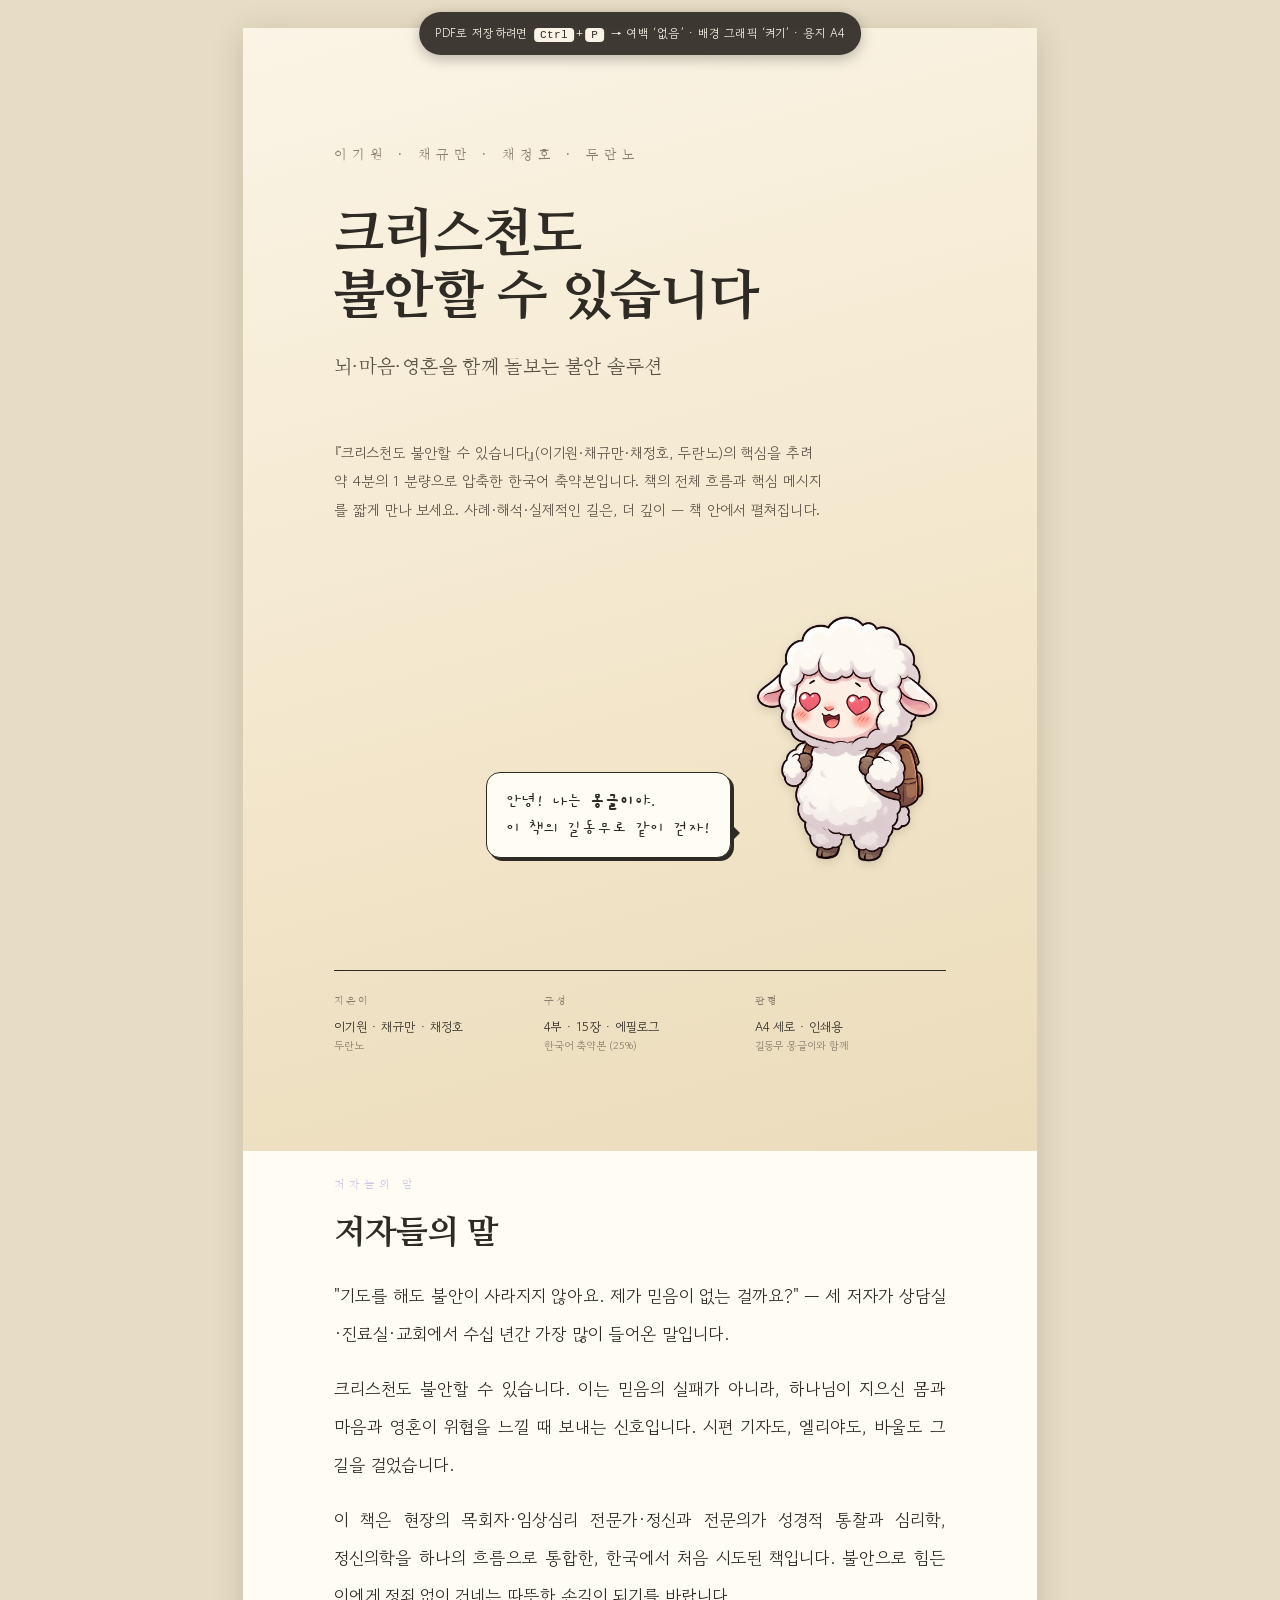
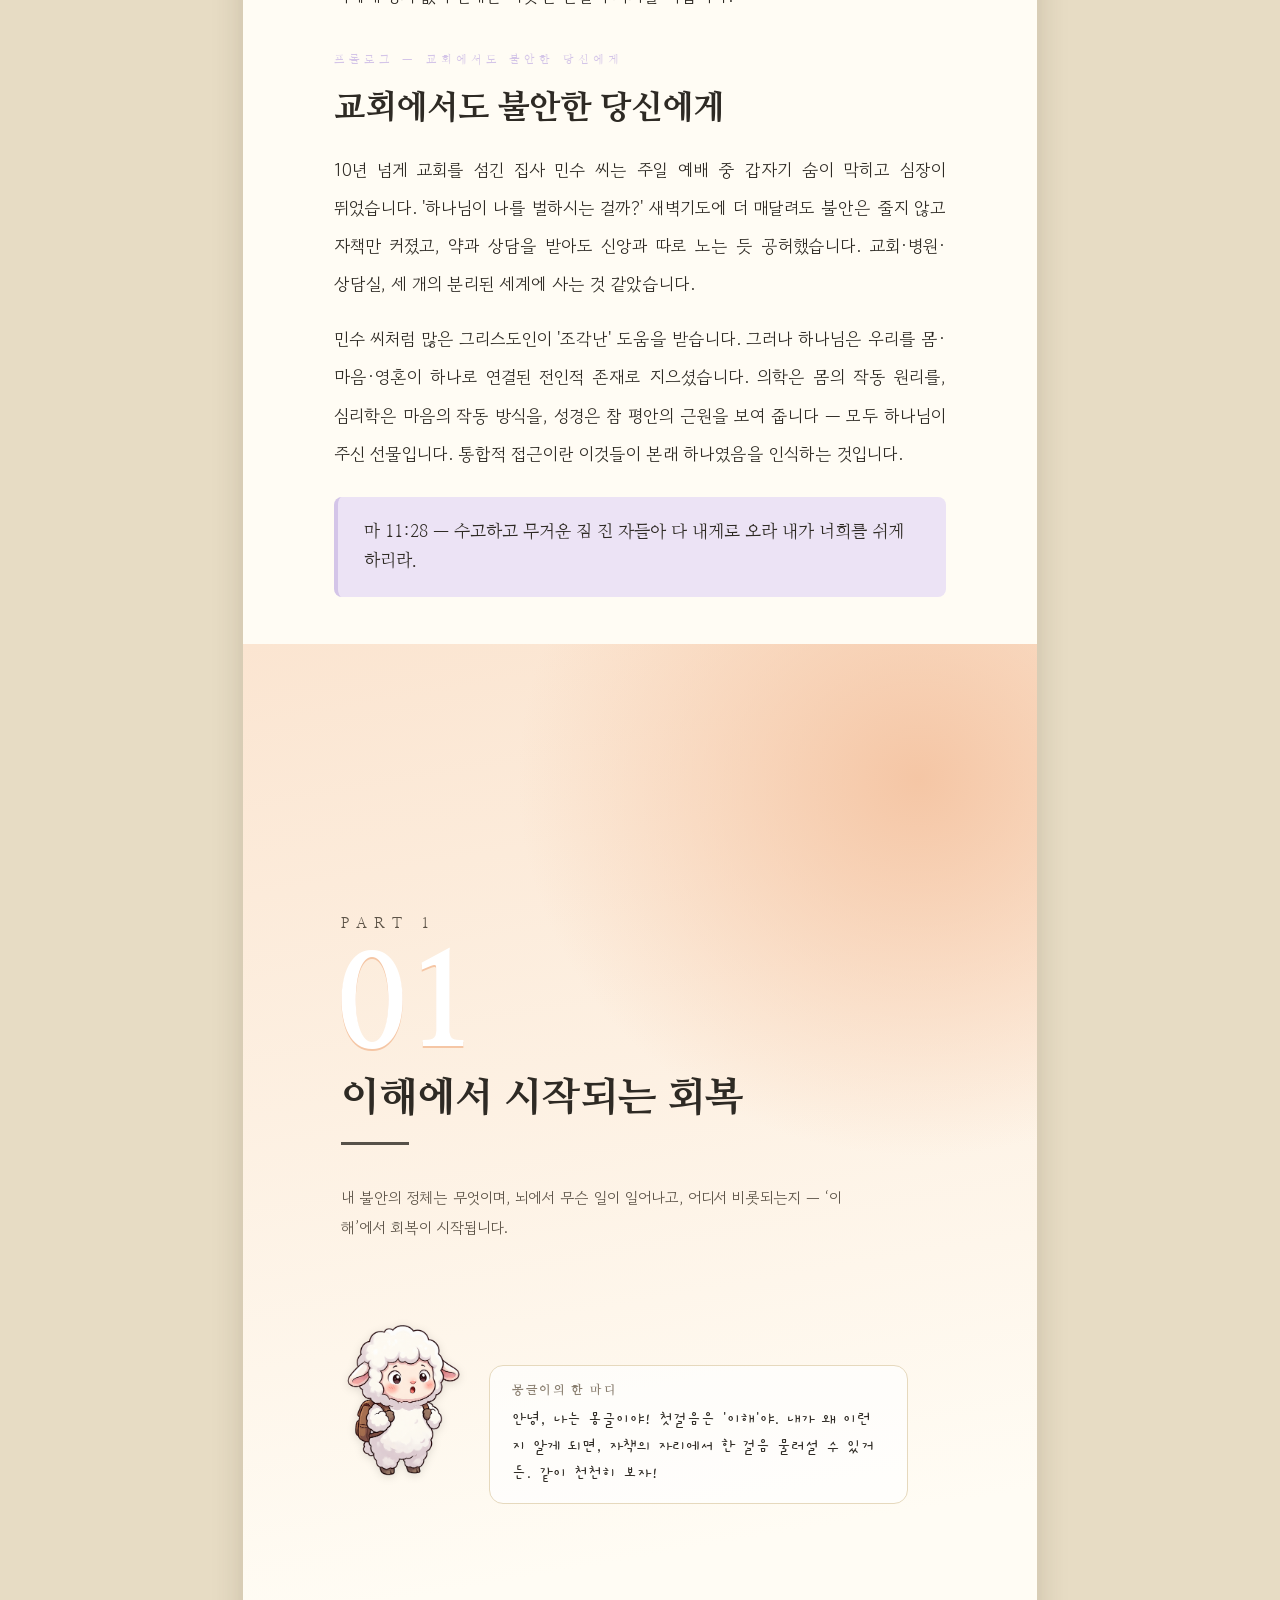
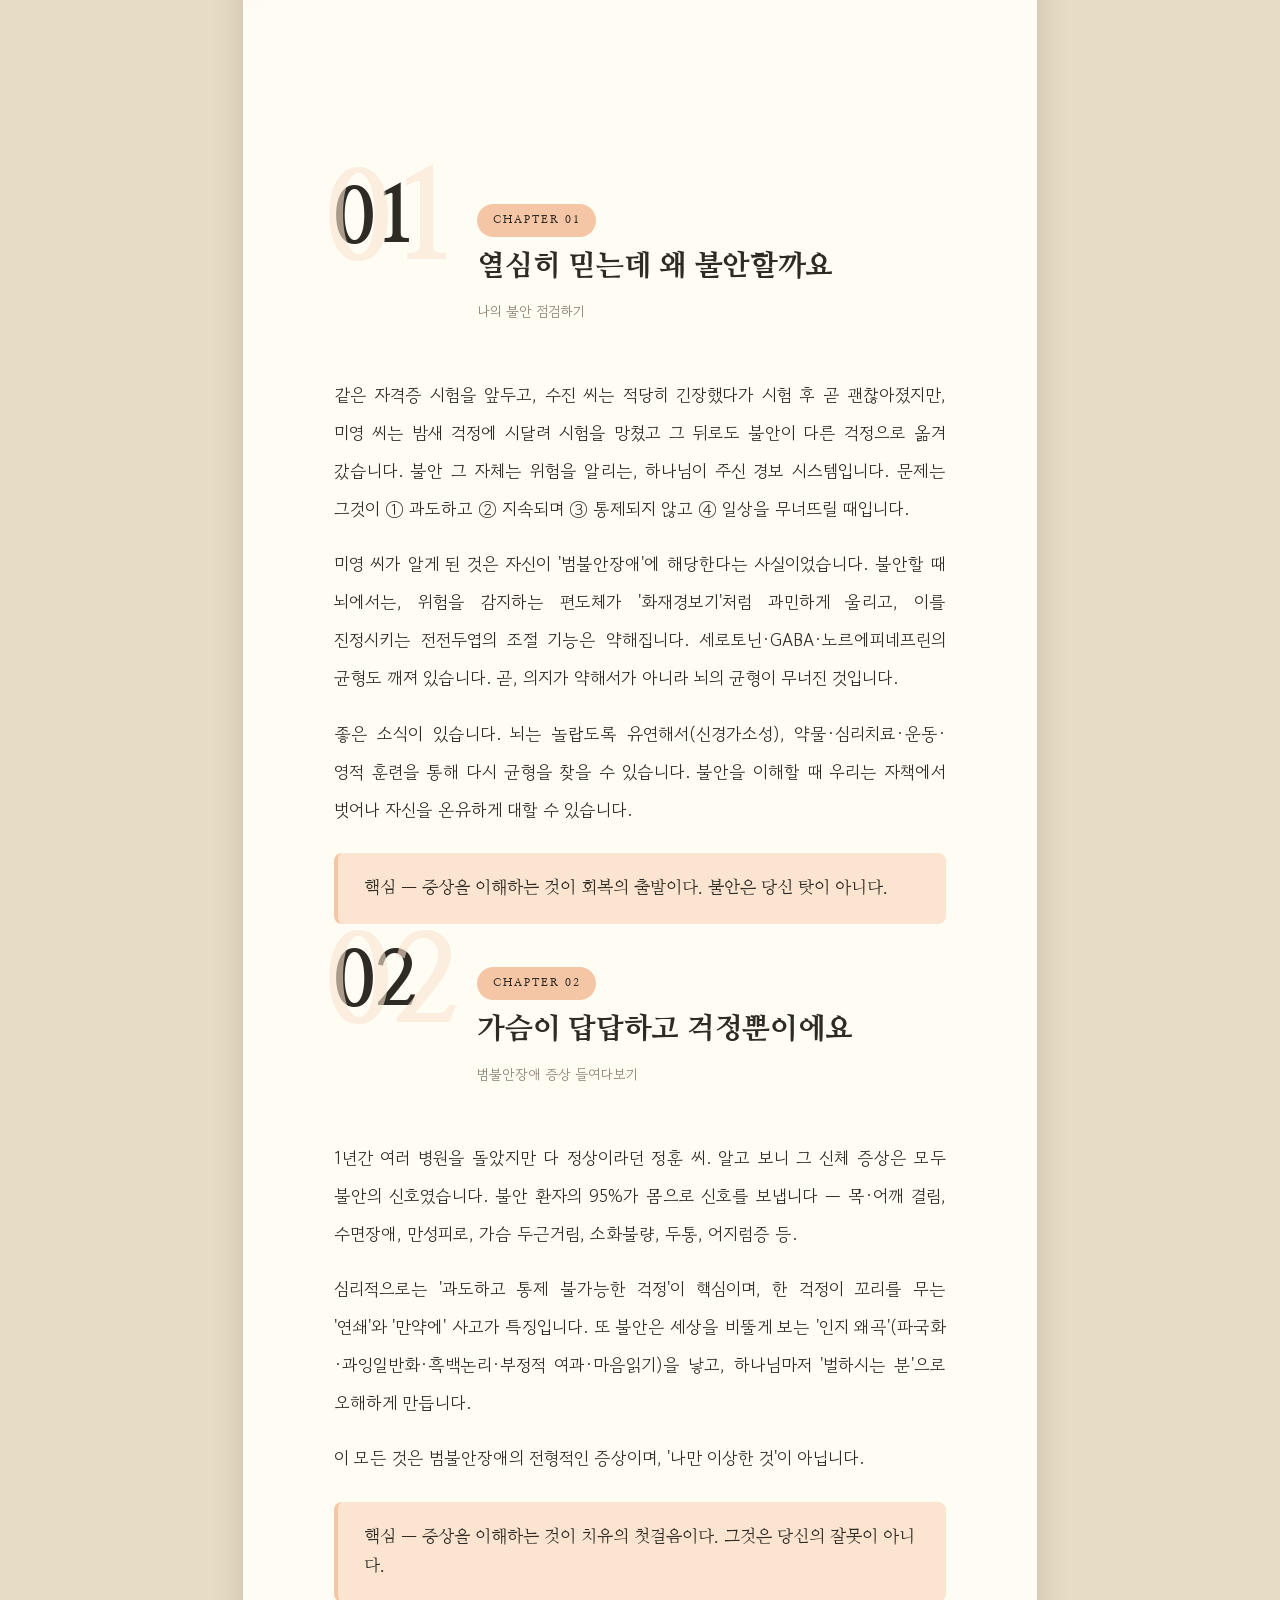
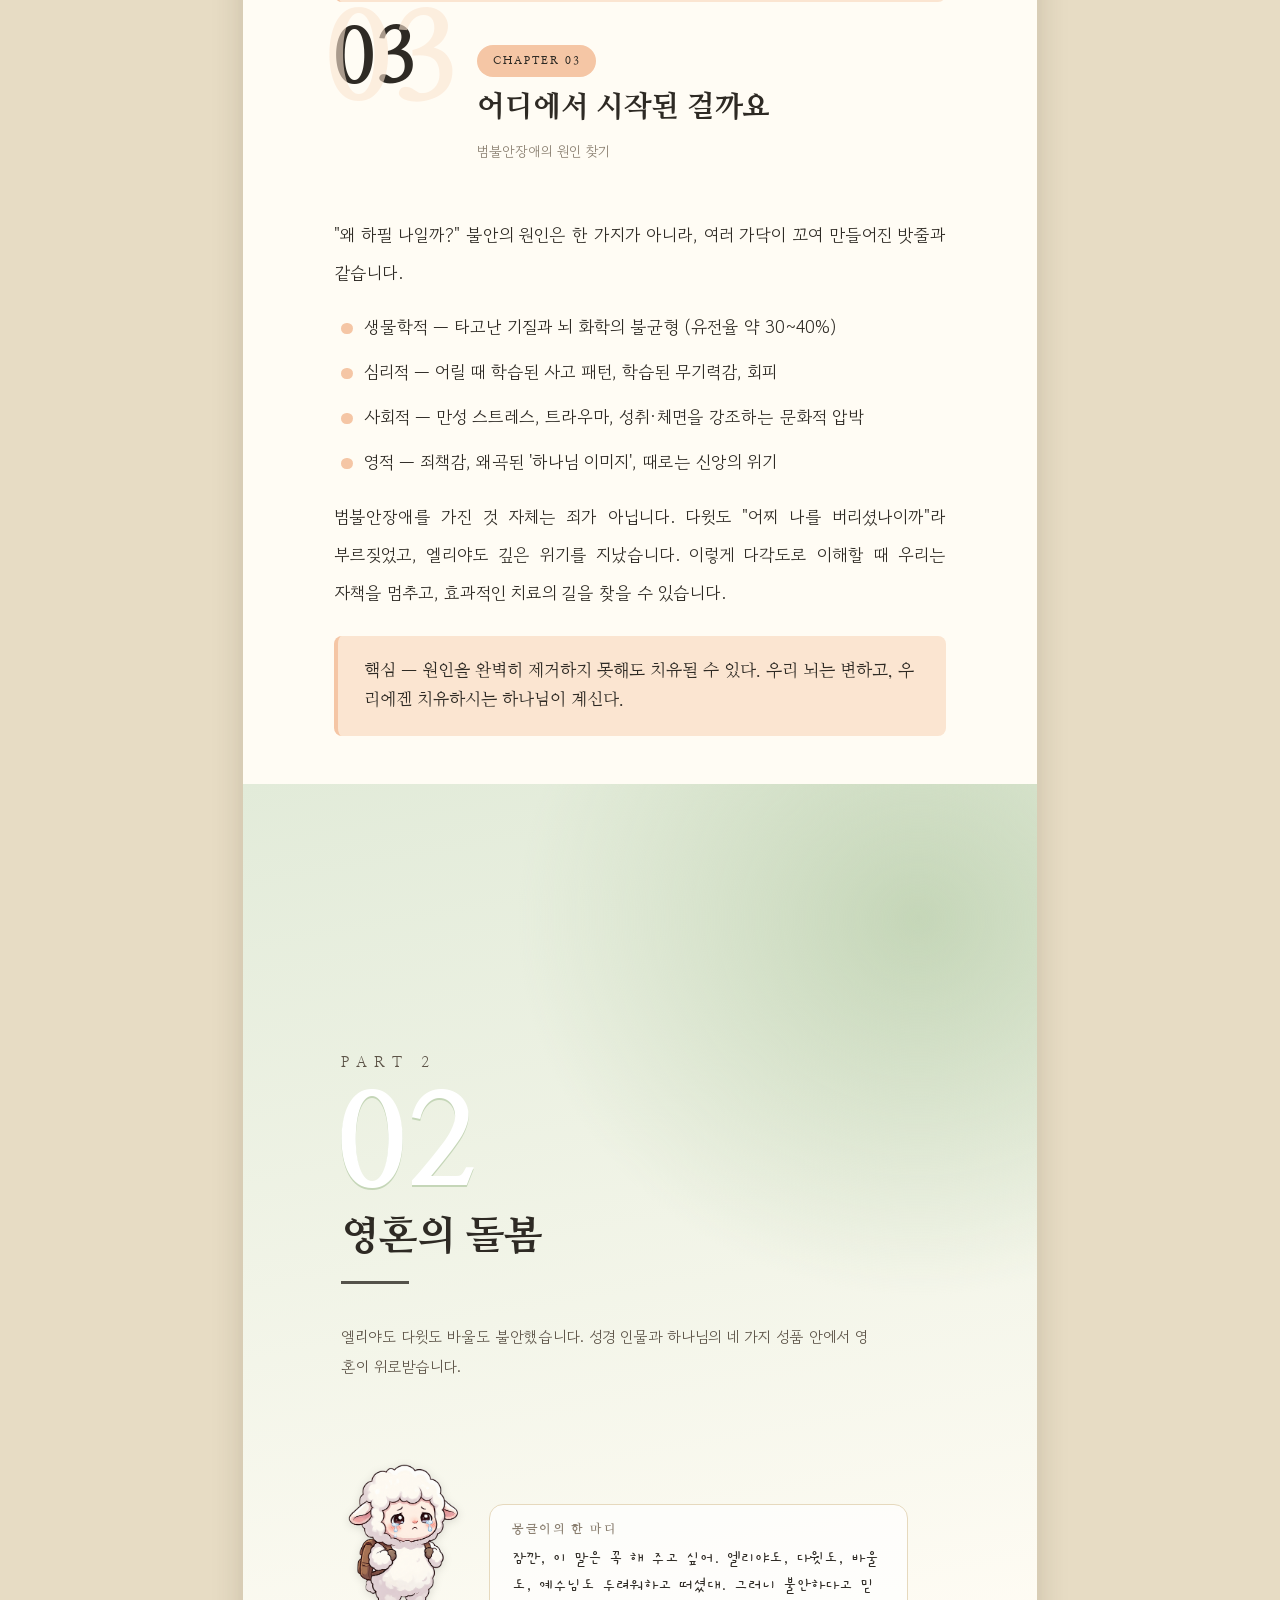
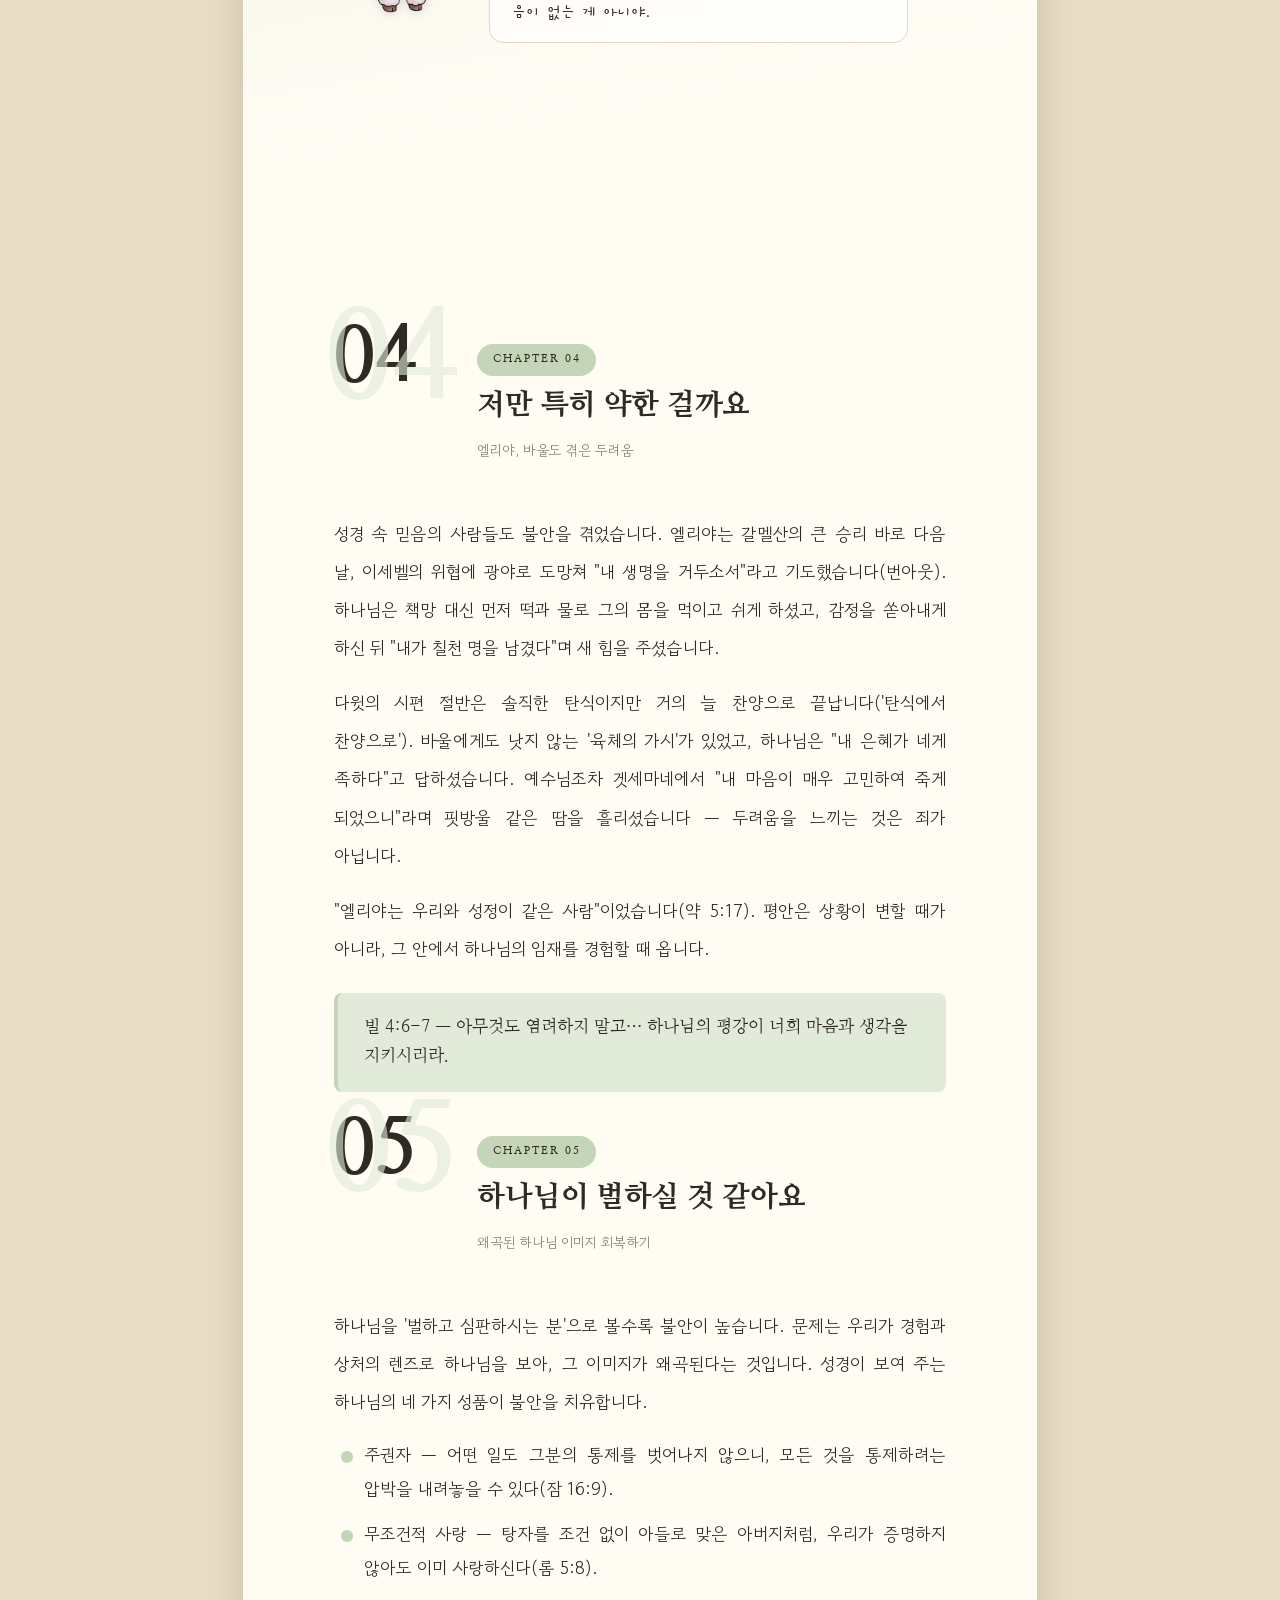
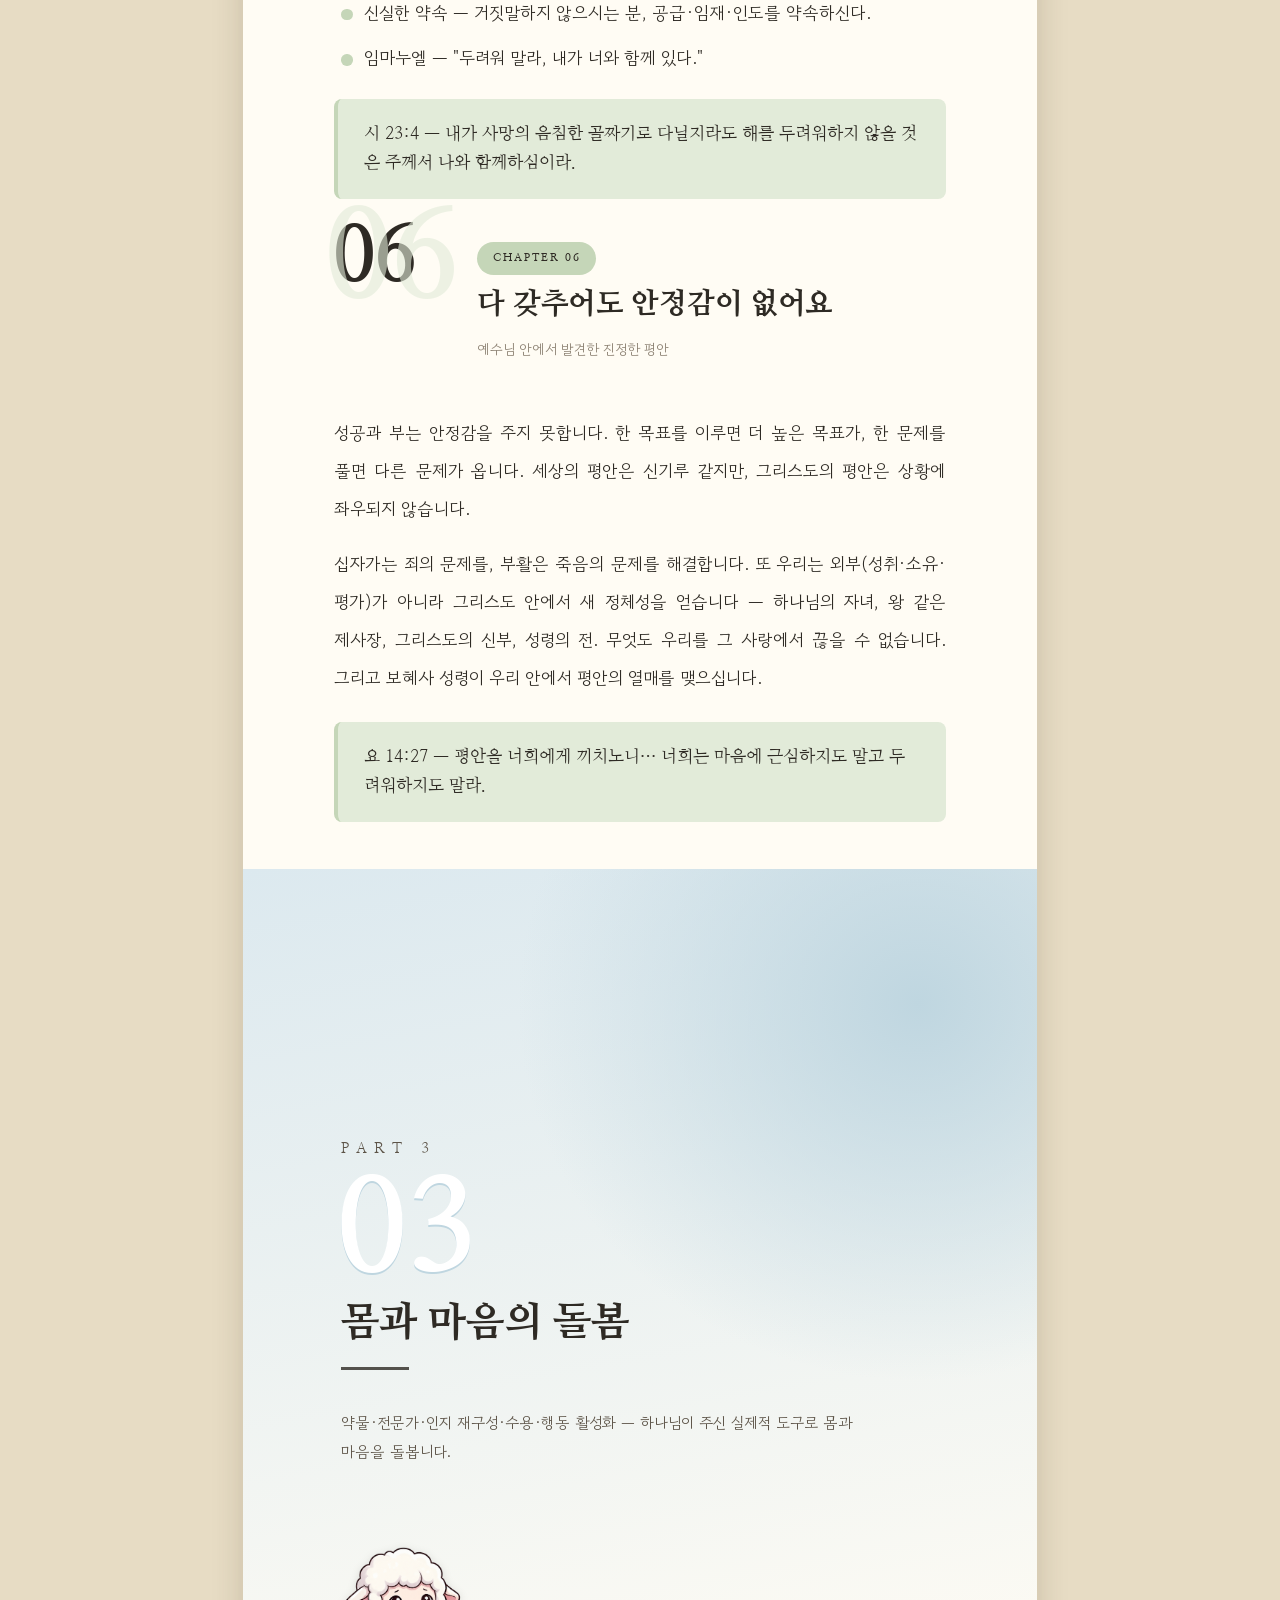
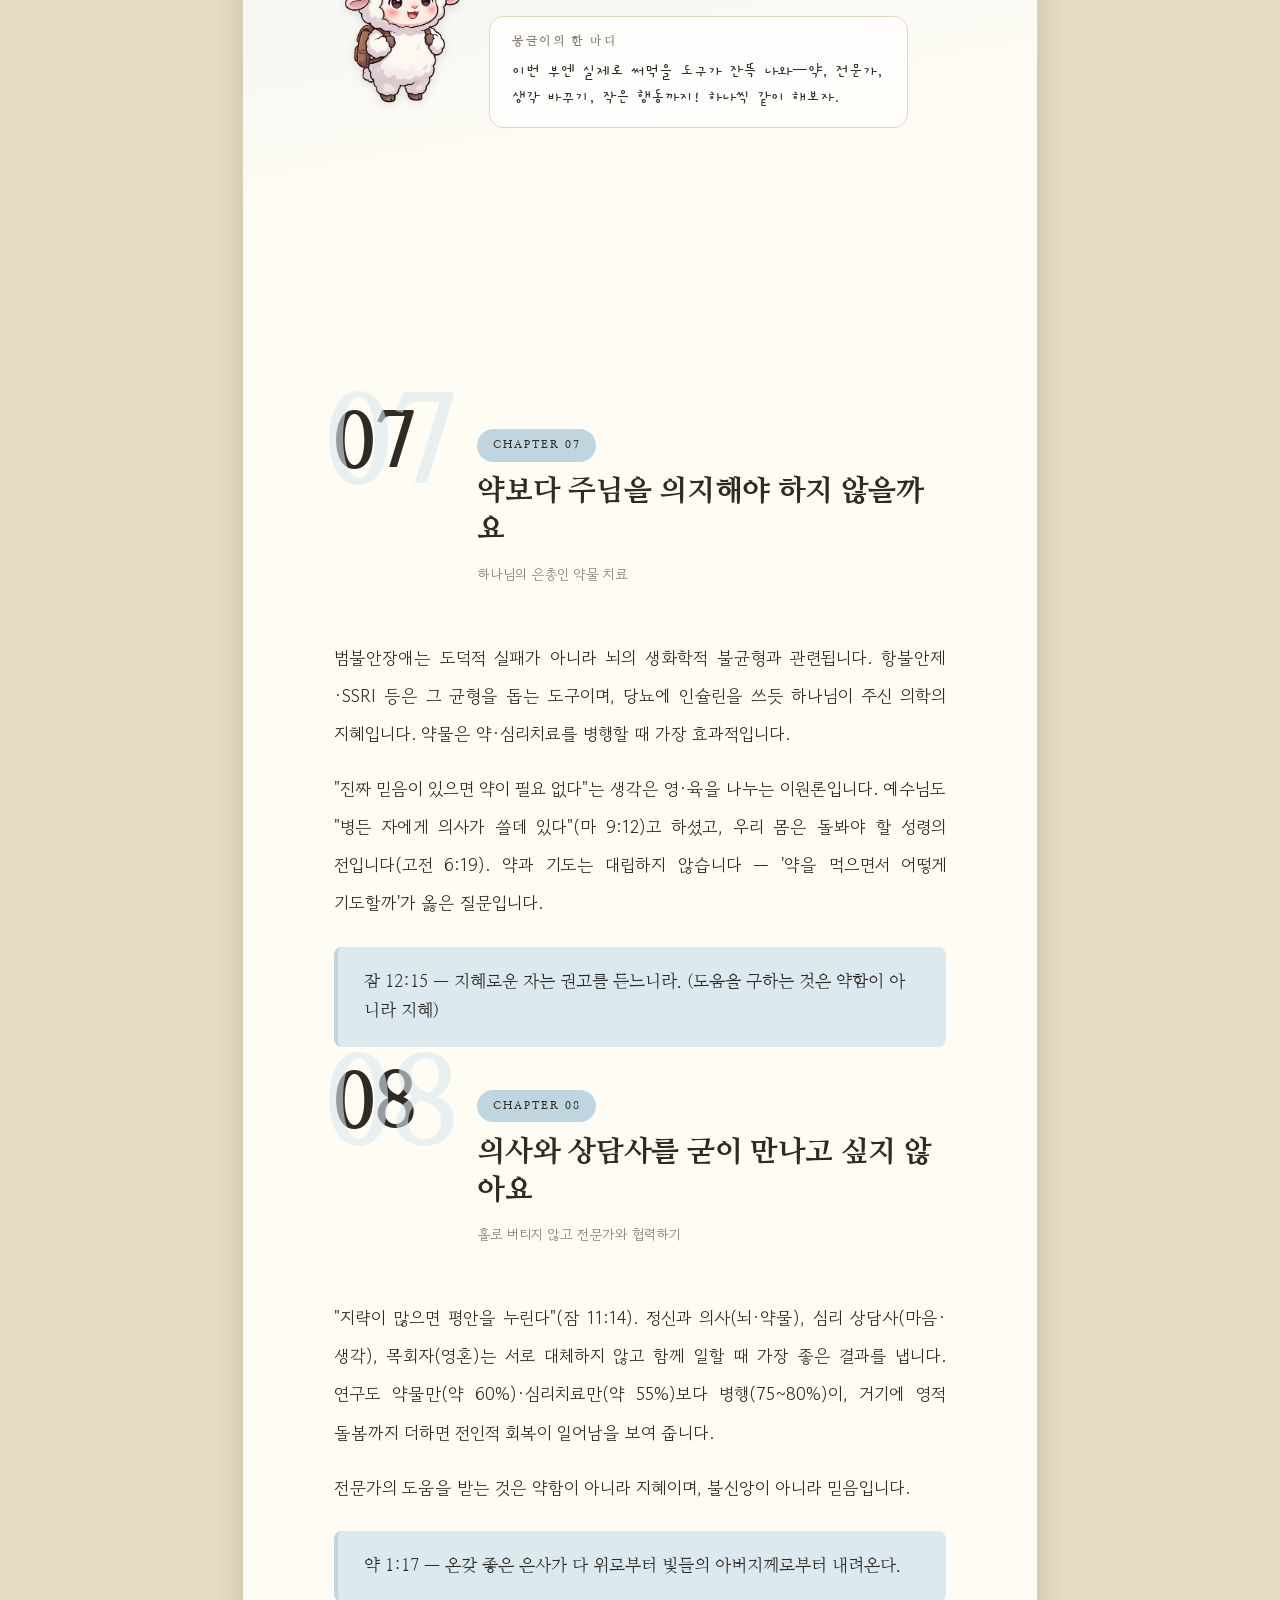
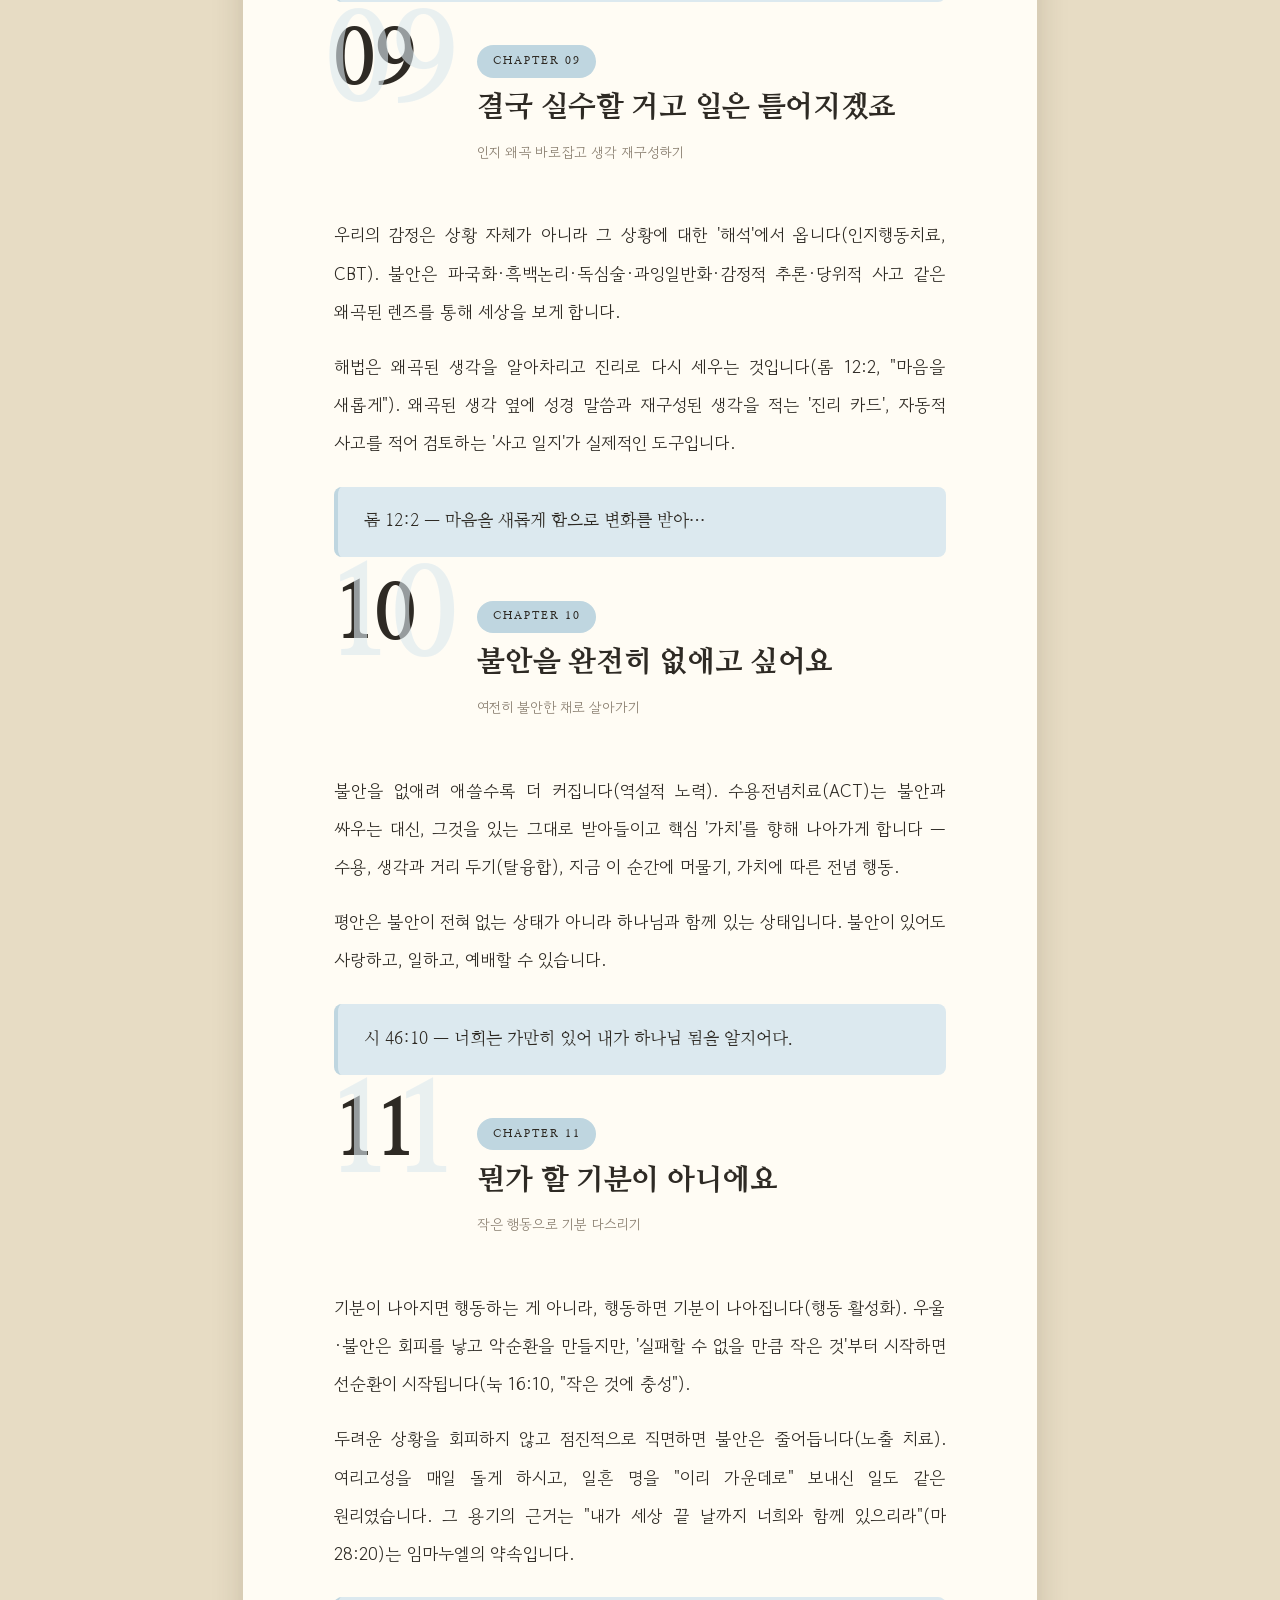
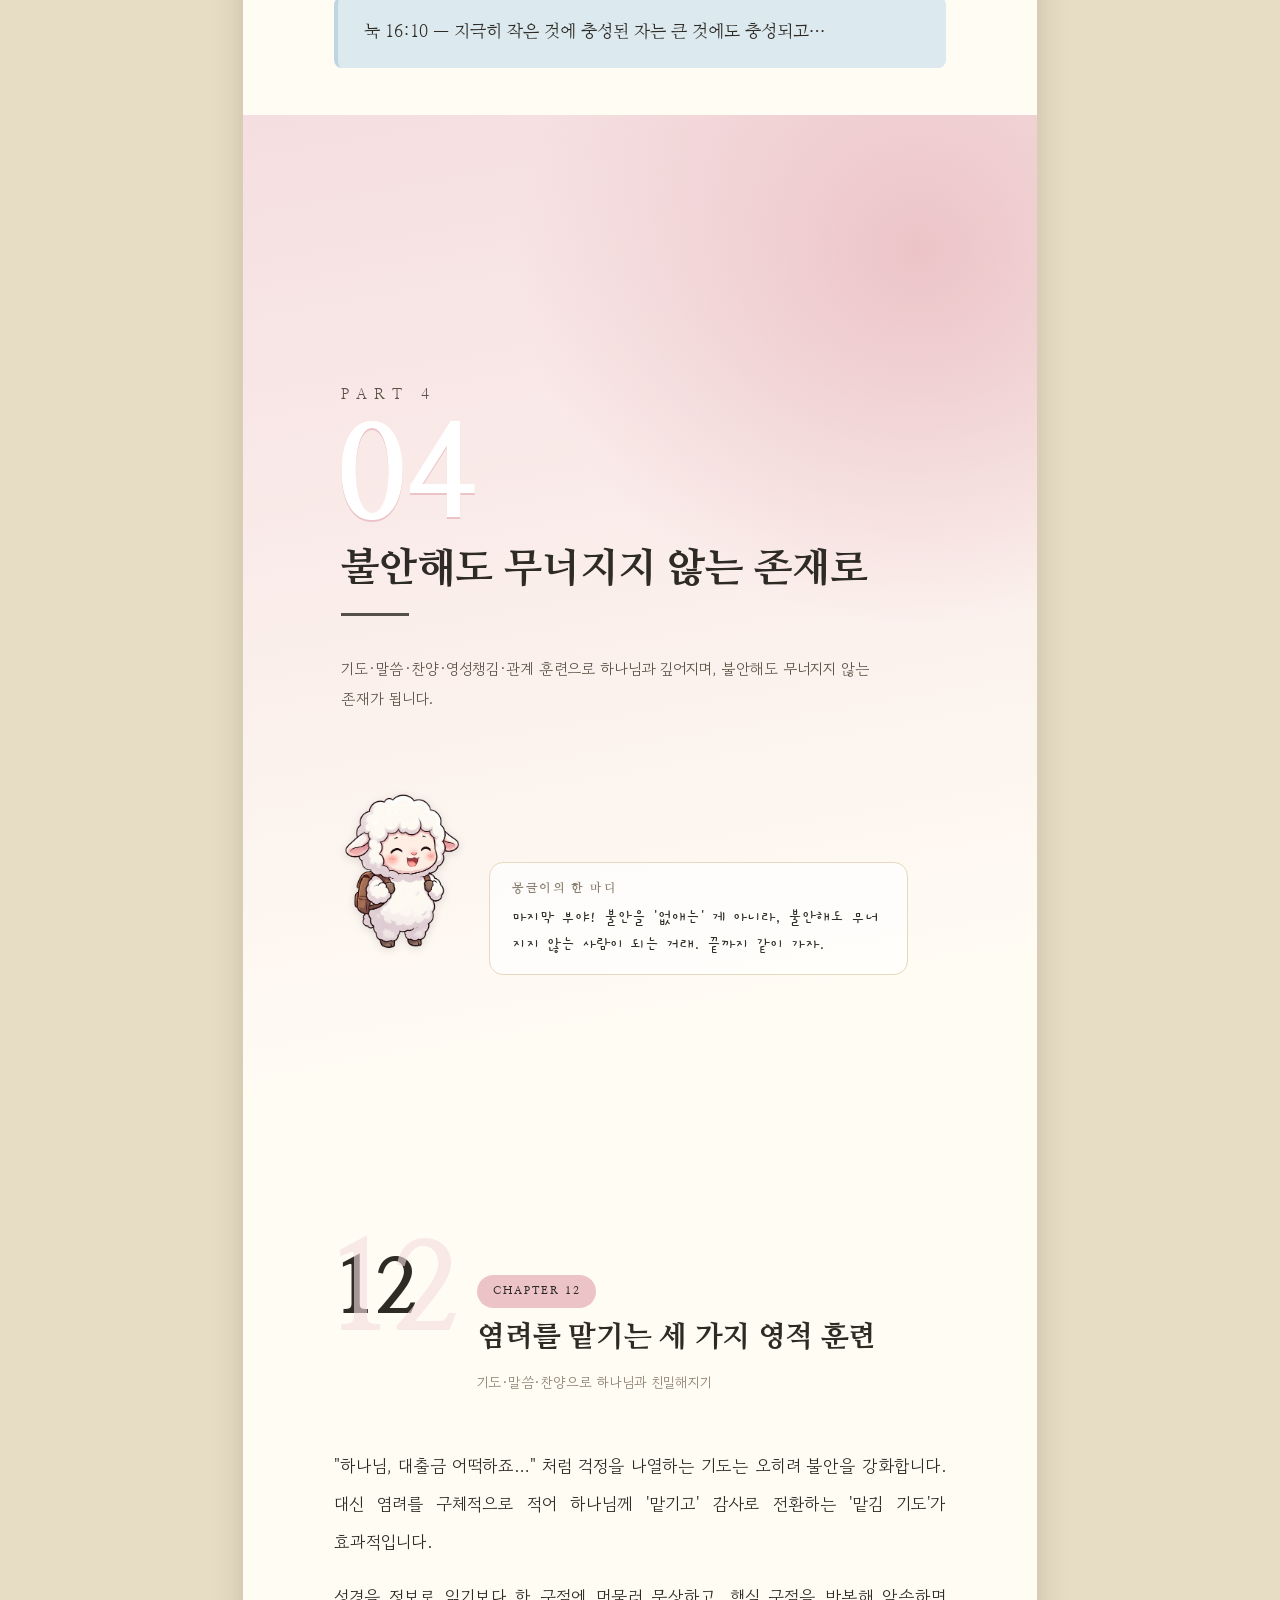
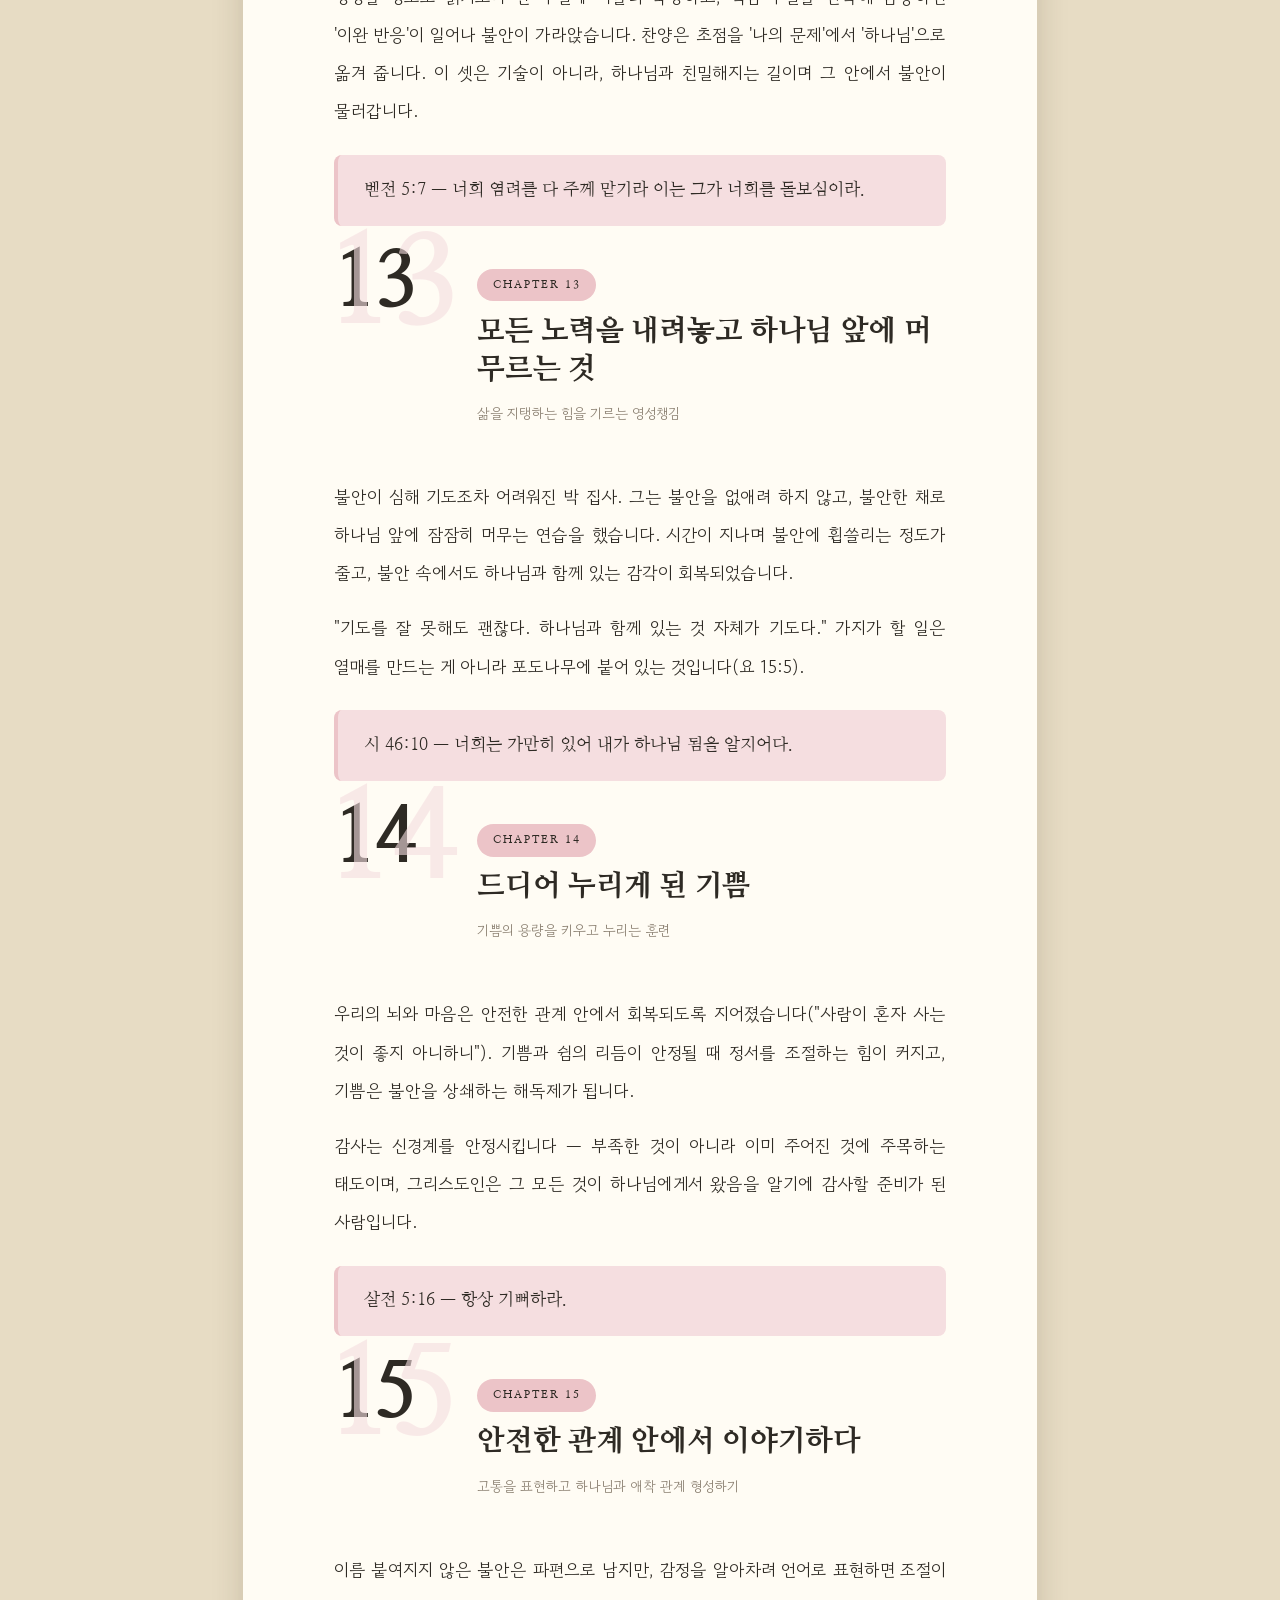
<file: guides/index.html>
<!doctype html>
<html lang="ko">
<head>
<meta charset="utf-8"/>
<meta name="viewport" content="width=device-width, initial-scale=1"/>
<title>크리스천도 불안할 수 있습니다 — 한국어 풀가이드</title>
<link rel="stylesheet" href="styles.css"/>
</head>
<body class="edition">
<div class="viewer-hint">PDF로 저장하려면 <kbd>Ctrl</kbd>+<kbd>P</kbd> → 여백 ‘없음’ · 배경 그래픽 ‘켜기’ · 용지 A4</div>
<div class="book">
<section class="cover">
  <div class="eyebrow">이기원 · 채규만 · 채정호 · 두란노</div>
  <h1>크리스천도<br/>불안할 수 있습니다</h1>
  <div class="subtitle">뇌·마음·영혼을 함께 돌보는 불안 솔루션</div>
  <p class="desc">『크리스천도 불안할 수 있습니다』(이기원·채규만·채정호, 두란노)의 핵심을 추려 약 4분의 1 분량으로 압축한 한국어 축약본입니다. 책의 전체 흐름과 핵심 메시지를 짧게 만나 보세요. 사례·해석·실제적인 길은, 더 깊이 — 책 안에서 펼쳐집니다.</p>
  <div class="cover-mid">
    <div class="cover-bubble">안녕! 나는 <b>몽글이</b>야.<br/>이 책의 길동무로 같이 걷자!</div>
    <div class="cover-mongle"><img src="../assets/Mongle_Heart%20Eyes.png" alt="몽글이"/></div>
  </div>
  <dl class="meta">
    <div><dt>지은이</dt><dd>이기원 · 채규만 · 채정호<br/><span style="color:#8A7F70;font-size:8pt;">두란노</span></dd></div>
    <div><dt>구성</dt><dd>4부 · 15장 · 에필로그<br/><span style="color:#8A7F70;font-size:8pt;">한국어 축약본 (25%)</span></dd></div>
    <div><dt>판형</dt><dd>A4 세로 · 인쇄용<br/><span style="color:#8A7F70;font-size:8pt;">길동무 몽글이와 함께</span></dd></div>
  </dl>
</section>
<div class="flow">
<section class="special theme-lavender">
  <div class="kicker">저자들의 말</div>
  <h2>저자들의 말</h2>
  <p>&quot;기도를 해도 불안이 사라지지 않아요. 제가 믿음이 없는 걸까요?&quot; — 세 저자가 상담실·진료실·교회에서 수십 년간 가장 많이 들어온 말입니다.</p>
<p>크리스천도 불안할 수 있습니다. 이는 믿음의 실패가 아니라, 하나님이 지으신 몸과 마음과 영혼이 위협을 느낄 때 보내는 신호입니다. 시편 기자도, 엘리야도, 바울도 그 길을 걸었습니다.</p>
<p>이 책은 현장의 목회자·임상심리 전문가·정신과 전문의가 성경적 통찰과 심리학, 정신의학을 하나의 흐름으로 통합한, 한국에서 처음 시도된 책입니다. 불안으로 힘든 이에게 정죄 없이 건네는 따뜻한 손길이 되기를 바랍니다.</p>
  
</section>
<section class="special theme-lavender">
  <div class="kicker">프롤로그 — 교회에서도 불안한 당신에게</div>
  <h2>교회에서도 불안한 당신에게</h2>
  <p>10년 넘게 교회를 섬긴 집사 민수 씨는 주일 예배 중 갑자기 숨이 막히고 심장이 뛰었습니다. &#x27;하나님이 나를 벌하시는 걸까?&#x27; 새벽기도에 더 매달려도 불안은 줄지 않고 자책만 커졌고, 약과 상담을 받아도 신앙과 따로 노는 듯 공허했습니다. 교회·병원·상담실, 세 개의 분리된 세계에 사는 것 같았습니다.</p>
<p>민수 씨처럼 많은 그리스도인이 &#x27;조각난&#x27; 도움을 받습니다. 그러나 하나님은 우리를 몸·마음·영혼이 하나로 연결된 전인적 존재로 지으셨습니다. 의학은 몸의 작동 원리를, 심리학은 마음의 작동 방식을, 성경은 참 평안의 근원을 보여 줍니다 — 모두 하나님이 주신 선물입니다. 통합적 접근이란 이것들이 본래 하나였음을 인식하는 것입니다.</p>
<blockquote class="quote">마 11:28 — 수고하고 무거운 짐 진 자들아 다 내게로 오라 내가 너희를 쉬게 하리라.</blockquote>
  
</section>
</div>
<section class="partcover theme-peach">
  <div class="pc-kicker">PART 1</div>
  <div class="pc-num">01</div>
  <h2 class="pc-title">이해에서 시작되는 회복</h2>
  <div class="pc-rule"></div>
  <p class="pc-summary">내 불안의 정체는 무엇이며, 뇌에서 무슨 일이 일어나고, 어디서 비롯되는지 — ‘이해’에서 회복이 시작됩니다.</p>
  <div class="pc-mongle"><img src="../assets/Mongle_Surpirsed.png" alt="몽글이"/><div class="pc-bubble"><b>몽글이의 한 마디</b>안녕, 나는 몽글이야! 첫걸음은 &#x27;이해&#x27;야. 내가 왜 이런지 알게 되면, 자책의 자리에서 한 걸음 물러설 수 있거든. 같이 천천히 보자!</div></div>
</section>
<div class="flow">
<article class="chapter theme-peach">
  <header class="chapter-head">
    <div class="num"><span class="numbg">01</span>01</div>
    <div class="meta">
      <span class="tag">CHAPTER 01</span>
      <h2 class="title">열심히 믿는데 왜 불안할까요</h2>
      <div class="sub">나의 불안 점검하기</div>
    </div>
  </header>
  <p>같은 자격증 시험을 앞두고, 수진 씨는 적당히 긴장했다가 시험 후 곧 괜찮아졌지만, 미영 씨는 밤새 걱정에 시달려 시험을 망쳤고 그 뒤로도 불안이 다른 걱정으로 옮겨 갔습니다. 불안 그 자체는 위험을 알리는, 하나님이 주신 경보 시스템입니다. 문제는 그것이 ① 과도하고 ② 지속되며 ③ 통제되지 않고 ④ 일상을 무너뜨릴 때입니다.</p>
<p>미영 씨가 알게 된 것은 자신이 &#x27;범불안장애&#x27;에 해당한다는 사실이었습니다. 불안할 때 뇌에서는, 위험을 감지하는 편도체가 &#x27;화재경보기&#x27;처럼 과민하게 울리고, 이를 진정시키는 전전두엽의 조절 기능은 약해집니다. 세로토닌·GABA·노르에피네프린의 균형도 깨져 있습니다. 곧, 의지가 약해서가 아니라 뇌의 균형이 무너진 것입니다.</p>
<p>좋은 소식이 있습니다. 뇌는 놀랍도록 유연해서(신경가소성), 약물·심리치료·운동·영적 훈련을 통해 다시 균형을 찾을 수 있습니다. 불안을 이해할 때 우리는 자책에서 벗어나 자신을 온유하게 대할 수 있습니다.</p>
<blockquote class="quote">핵심 — 증상을 이해하는 것이 회복의 출발이다. 불안은 당신 탓이 아니다.</blockquote>
</article>
<article class="chapter theme-peach">
  <header class="chapter-head">
    <div class="num"><span class="numbg">02</span>02</div>
    <div class="meta">
      <span class="tag">CHAPTER 02</span>
      <h2 class="title">가슴이 답답하고 걱정뿐이에요</h2>
      <div class="sub">범불안장애 증상 들여다보기</div>
    </div>
  </header>
  <p>1년간 여러 병원을 돌았지만 다 정상이라던 정훈 씨. 알고 보니 그 신체 증상은 모두 불안의 신호였습니다. 불안 환자의 95%가 몸으로 신호를 보냅니다 — 목·어깨 결림, 수면장애, 만성피로, 가슴 두근거림, 소화불량, 두통, 어지럼증 등.</p>
<p>심리적으로는 &#x27;과도하고 통제 불가능한 걱정&#x27;이 핵심이며, 한 걱정이 꼬리를 무는 &#x27;연쇄&#x27;와 &#x27;만약에&#x27; 사고가 특징입니다. 또 불안은 세상을 비뚤게 보는 &#x27;인지 왜곡&#x27;(파국화·과잉일반화·흑백논리·부정적 여과·마음읽기)을 낳고, 하나님마저 &#x27;벌하시는 분&#x27;으로 오해하게 만듭니다.</p>
<p>이 모든 것은 범불안장애의 전형적인 증상이며, &#x27;나만 이상한 것&#x27;이 아닙니다.</p>
<blockquote class="quote">핵심 — 증상을 이해하는 것이 치유의 첫걸음이다. 그것은 당신의 잘못이 아니다.</blockquote>
</article>
<article class="chapter theme-peach">
  <header class="chapter-head">
    <div class="num"><span class="numbg">03</span>03</div>
    <div class="meta">
      <span class="tag">CHAPTER 03</span>
      <h2 class="title">어디에서 시작된 걸까요</h2>
      <div class="sub">범불안장애의 원인 찾기</div>
    </div>
  </header>
  <p>&quot;왜 하필 나일까?&quot; 불안의 원인은 한 가지가 아니라, 여러 가닥이 꼬여 만들어진 밧줄과 같습니다.</p>
<ul class="dot"><li>생물학적 — 타고난 기질과 뇌 화학의 불균형 (유전율 약 30~40%)</li><li>심리적 — 어릴 때 학습된 사고 패턴, 학습된 무기력감, 회피</li><li>사회적 — 만성 스트레스, 트라우마, 성취·체면을 강조하는 문화적 압박</li><li>영적 — 죄책감, 왜곡된 &#x27;하나님 이미지&#x27;, 때로는 신앙의 위기</li></ul>
<p>범불안장애를 가진 것 자체는 죄가 아닙니다. 다윗도 &quot;어찌 나를 버리셨나이까&quot;라 부르짖었고, 엘리야도 깊은 위기를 지났습니다. 이렇게 다각도로 이해할 때 우리는 자책을 멈추고, 효과적인 치료의 길을 찾을 수 있습니다.</p>
<blockquote class="quote">핵심 — 원인을 완벽히 제거하지 못해도 치유될 수 있다. 우리 뇌는 변하고, 우리에겐 치유하시는 하나님이 계신다.</blockquote>
</article>
</div>
<section class="partcover theme-sage">
  <div class="pc-kicker">PART 2</div>
  <div class="pc-num">02</div>
  <h2 class="pc-title">영혼의 돌봄</h2>
  <div class="pc-rule"></div>
  <p class="pc-summary">엘리야도 다윗도 바울도 불안했습니다. 성경 인물과 하나님의 네 가지 성품 안에서 영혼이 위로받습니다.</p>
  <div class="pc-mongle"><img src="../assets/Mongle_Crying.png" alt="몽글이"/><div class="pc-bubble"><b>몽글이의 한 마디</b>잠깐, 이 말은 꼭 해 주고 싶어. 엘리야도, 다윗도, 바울도, 예수님도 두려워하고 떠셨대. 그러니 불안하다고 믿음이 없는 게 아니야.</div></div>
</section>
<div class="flow">
<article class="chapter theme-sage">
  <header class="chapter-head">
    <div class="num"><span class="numbg">04</span>04</div>
    <div class="meta">
      <span class="tag">CHAPTER 04</span>
      <h2 class="title">저만 특히 약한 걸까요</h2>
      <div class="sub">엘리야, 바울도 겪은 두려움</div>
    </div>
  </header>
  <p>성경 속 믿음의 사람들도 불안을 겪었습니다. 엘리야는 갈멜산의 큰 승리 바로 다음 날, 이세벨의 위협에 광야로 도망쳐 &quot;내 생명을 거두소서&quot;라고 기도했습니다(번아웃). 하나님은 책망 대신 먼저 떡과 물로 그의 몸을 먹이고 쉬게 하셨고, 감정을 쏟아내게 하신 뒤 &quot;내가 칠천 명을 남겼다&quot;며 새 힘을 주셨습니다.</p>
<p>다윗의 시편 절반은 솔직한 탄식이지만 거의 늘 찬양으로 끝납니다(&#x27;탄식에서 찬양으로&#x27;). 바울에게도 낫지 않는 &#x27;육체의 가시&#x27;가 있었고, 하나님은 &quot;내 은혜가 네게 족하다&quot;고 답하셨습니다. 예수님조차 겟세마네에서 &quot;내 마음이 매우 고민하여 죽게 되었으니&quot;라며 핏방울 같은 땀을 흘리셨습니다 — 두려움을 느끼는 것은 죄가 아닙니다.</p>
<p>&quot;엘리야는 우리와 성정이 같은 사람&quot;이었습니다(약 5:17). 평안은 상황이 변할 때가 아니라, 그 안에서 하나님의 임재를 경험할 때 옵니다.</p>
<blockquote class="quote">빌 4:6-7 — 아무것도 염려하지 말고… 하나님의 평강이 너희 마음과 생각을 지키시리라.</blockquote>
</article>
<article class="chapter theme-sage">
  <header class="chapter-head">
    <div class="num"><span class="numbg">05</span>05</div>
    <div class="meta">
      <span class="tag">CHAPTER 05</span>
      <h2 class="title">하나님이 벌하실 것 같아요</h2>
      <div class="sub">왜곡된 하나님 이미지 회복하기</div>
    </div>
  </header>
  <p>하나님을 &#x27;벌하고 심판하시는 분&#x27;으로 볼수록 불안이 높습니다. 문제는 우리가 경험과 상처의 렌즈로 하나님을 보아, 그 이미지가 왜곡된다는 것입니다. 성경이 보여 주는 하나님의 네 가지 성품이 불안을 치유합니다.</p>
<ul class="dot"><li>주권자 — 어떤 일도 그분의 통제를 벗어나지 않으니, 모든 것을 통제하려는 압박을 내려놓을 수 있다(잠 16:9).</li><li>무조건적 사랑 — 탕자를 조건 없이 아들로 맞은 아버지처럼, 우리가 증명하지 않아도 이미 사랑하신다(롬 5:8).</li><li>신실한 약속 — 거짓말하지 않으시는 분, 공급·임재·인도를 약속하신다.</li><li>임마누엘 — &quot;두려워 말라, 내가 너와 함께 있다.&quot;</li></ul>
<blockquote class="quote">시 23:4 — 내가 사망의 음침한 골짜기로 다닐지라도 해를 두려워하지 않을 것은 주께서 나와 함께하심이라.</blockquote>
</article>
<article class="chapter theme-sage">
  <header class="chapter-head">
    <div class="num"><span class="numbg">06</span>06</div>
    <div class="meta">
      <span class="tag">CHAPTER 06</span>
      <h2 class="title">다 갖추어도 안정감이 없어요</h2>
      <div class="sub">예수님 안에서 발견한 진정한 평안</div>
    </div>
  </header>
  <p>성공과 부는 안정감을 주지 못합니다. 한 목표를 이루면 더 높은 목표가, 한 문제를 풀면 다른 문제가 옵니다. 세상의 평안은 신기루 같지만, 그리스도의 평안은 상황에 좌우되지 않습니다.</p>
<p>십자가는 죄의 문제를, 부활은 죽음의 문제를 해결합니다. 또 우리는 외부(성취·소유·평가)가 아니라 그리스도 안에서 새 정체성을 얻습니다 — 하나님의 자녀, 왕 같은 제사장, 그리스도의 신부, 성령의 전. 무엇도 우리를 그 사랑에서 끊을 수 없습니다. 그리고 보혜사 성령이 우리 안에서 평안의 열매를 맺으십니다.</p>
<blockquote class="quote">요 14:27 — 평안을 너희에게 끼치노니… 너희는 마음에 근심하지도 말고 두려워하지도 말라.</blockquote>
</article>
</div>
<section class="partcover theme-sky">
  <div class="pc-kicker">PART 3</div>
  <div class="pc-num">03</div>
  <h2 class="pc-title">몸과 마음의 돌봄</h2>
  <div class="pc-rule"></div>
  <p class="pc-summary">약물·전문가·인지 재구성·수용·행동 활성화 — 하나님이 주신 실제적 도구로 몸과 마음을 돌봅니다.</p>
  <div class="pc-mongle"><img src="../assets/Mongle_Happy%20v1.png" alt="몽글이"/><div class="pc-bubble"><b>몽글이의 한 마디</b>이번 부엔 실제로 써먹을 도구가 잔뜩 나와—약, 전문가, 생각 바꾸기, 작은 행동까지! 하나씩 같이 해보자.</div></div>
</section>
<div class="flow">
<article class="chapter theme-sky">
  <header class="chapter-head">
    <div class="num"><span class="numbg">07</span>07</div>
    <div class="meta">
      <span class="tag">CHAPTER 07</span>
      <h2 class="title">약보다 주님을 의지해야 하지 않을까요</h2>
      <div class="sub">하나님의 은총인 약물 치료</div>
    </div>
  </header>
  <p>범불안장애는 도덕적 실패가 아니라 뇌의 생화학적 불균형과 관련됩니다. 항불안제·SSRI 등은 그 균형을 돕는 도구이며, 당뇨에 인슐린을 쓰듯 하나님이 주신 의학의 지혜입니다. 약물은 약·심리치료를 병행할 때 가장 효과적입니다.</p>
<p>&quot;진짜 믿음이 있으면 약이 필요 없다&quot;는 생각은 영·육을 나누는 이원론입니다. 예수님도 &quot;병든 자에게 의사가 쓸데 있다&quot;(마 9:12)고 하셨고, 우리 몸은 돌봐야 할 성령의 전입니다(고전 6:19). 약과 기도는 대립하지 않습니다 — &#x27;약을 먹으면서 어떻게 기도할까&#x27;가 옳은 질문입니다.</p>
<blockquote class="quote">잠 12:15 — 지혜로운 자는 권고를 듣느니라. (도움을 구하는 것은 약함이 아니라 지혜)</blockquote>
</article>
<article class="chapter theme-sky">
  <header class="chapter-head">
    <div class="num"><span class="numbg">08</span>08</div>
    <div class="meta">
      <span class="tag">CHAPTER 08</span>
      <h2 class="title">의사와 상담사를 굳이 만나고 싶지 않아요</h2>
      <div class="sub">홀로 버티지 않고 전문가와 협력하기</div>
    </div>
  </header>
  <p>&quot;지략이 많으면 평안을 누린다&quot;(잠 11:14). 정신과 의사(뇌·약물), 심리 상담사(마음·생각), 목회자(영혼)는 서로 대체하지 않고 함께 일할 때 가장 좋은 결과를 냅니다. 연구도 약물만(약 60%)·심리치료만(약 55%)보다 병행(75~80%)이, 거기에 영적 돌봄까지 더하면 전인적 회복이 일어남을 보여 줍니다.</p>
<p>전문가의 도움을 받는 것은 약함이 아니라 지혜이며, 불신앙이 아니라 믿음입니다.</p>
<blockquote class="quote">약 1:17 — 온갖 좋은 은사가 다 위로부터 빛들의 아버지께로부터 내려온다.</blockquote>
</article>
<article class="chapter theme-sky">
  <header class="chapter-head">
    <div class="num"><span class="numbg">09</span>09</div>
    <div class="meta">
      <span class="tag">CHAPTER 09</span>
      <h2 class="title">결국 실수할 거고 일은 틀어지겠죠</h2>
      <div class="sub">인지 왜곡 바로잡고 생각 재구성하기</div>
    </div>
  </header>
  <p>우리의 감정은 상황 자체가 아니라 그 상황에 대한 &#x27;해석&#x27;에서 옵니다(인지행동치료, CBT). 불안은 파국화·흑백논리·독심술·과잉일반화·감정적 추론·당위적 사고 같은 왜곡된 렌즈를 통해 세상을 보게 합니다.</p>
<p>해법은 왜곡된 생각을 알아차리고 진리로 다시 세우는 것입니다(롬 12:2, &quot;마음을 새롭게&quot;). 왜곡된 생각 옆에 성경 말씀과 재구성된 생각을 적는 &#x27;진리 카드&#x27;, 자동적 사고를 적어 검토하는 &#x27;사고 일지&#x27;가 실제적인 도구입니다.</p>
<blockquote class="quote">롬 12:2 — 마음을 새롭게 함으로 변화를 받아…</blockquote>
</article>
<article class="chapter theme-sky">
  <header class="chapter-head">
    <div class="num"><span class="numbg">10</span>10</div>
    <div class="meta">
      <span class="tag">CHAPTER 10</span>
      <h2 class="title">불안을 완전히 없애고 싶어요</h2>
      <div class="sub">여전히 불안한 채로 살아가기</div>
    </div>
  </header>
  <p>불안을 없애려 애쓸수록 더 커집니다(역설적 노력). 수용전념치료(ACT)는 불안과 싸우는 대신, 그것을 있는 그대로 받아들이고 핵심 &#x27;가치&#x27;를 향해 나아가게 합니다 — 수용, 생각과 거리 두기(탈융합), 지금 이 순간에 머물기, 가치에 따른 전념 행동.</p>
<p>평안은 불안이 전혀 없는 상태가 아니라 하나님과 함께 있는 상태입니다. 불안이 있어도 사랑하고, 일하고, 예배할 수 있습니다.</p>
<blockquote class="quote">시 46:10 — 너희는 가만히 있어 내가 하나님 됨을 알지어다.</blockquote>
</article>
<article class="chapter theme-sky">
  <header class="chapter-head">
    <div class="num"><span class="numbg">11</span>11</div>
    <div class="meta">
      <span class="tag">CHAPTER 11</span>
      <h2 class="title">뭔가 할 기분이 아니에요</h2>
      <div class="sub">작은 행동으로 기분 다스리기</div>
    </div>
  </header>
  <p>기분이 나아지면 행동하는 게 아니라, 행동하면 기분이 나아집니다(행동 활성화). 우울·불안은 회피를 낳고 악순환을 만들지만, &#x27;실패할 수 없을 만큼 작은 것&#x27;부터 시작하면 선순환이 시작됩니다(눅 16:10, &quot;작은 것에 충성&quot;).</p>
<p>두려운 상황을 회피하지 않고 점진적으로 직면하면 불안은 줄어듭니다(노출 치료). 여리고성을 매일 돌게 하시고, 일흔 명을 &quot;이리 가운데로&quot; 보내신 일도 같은 원리였습니다. 그 용기의 근거는 &quot;내가 세상 끝 날까지 너희와 함께 있으리라&quot;(마 28:20)는 임마누엘의 약속입니다.</p>
<blockquote class="quote">눅 16:10 — 지극히 작은 것에 충성된 자는 큰 것에도 충성되고…</blockquote>
</article>
</div>
<section class="partcover theme-rose">
  <div class="pc-kicker">PART 4</div>
  <div class="pc-num">04</div>
  <h2 class="pc-title">불안해도 무너지지 않는 존재로</h2>
  <div class="pc-rule"></div>
  <p class="pc-summary">기도·말씀·찬양·영성챙김·관계 훈련으로 하나님과 깊어지며, 불안해도 무너지지 않는 존재가 됩니다.</p>
  <div class="pc-mongle"><img src="../assets/Mongle_Happy%20v2.png" alt="몽글이"/><div class="pc-bubble"><b>몽글이의 한 마디</b>마지막 부야! 불안을 &#x27;없애는&#x27; 게 아니라, 불안해도 무너지지 않는 사람이 되는 거래. 끝까지 같이 가자.</div></div>
</section>
<div class="flow">
<article class="chapter theme-rose">
  <header class="chapter-head">
    <div class="num"><span class="numbg">12</span>12</div>
    <div class="meta">
      <span class="tag">CHAPTER 12</span>
      <h2 class="title">염려를 맡기는 세 가지 영적 훈련</h2>
      <div class="sub">기도·말씀·찬양으로 하나님과 친밀해지기</div>
    </div>
  </header>
  <p>&quot;하나님, 대출금 어떡하죠…&quot; 처럼 걱정을 나열하는 기도는 오히려 불안을 강화합니다. 대신 염려를 구체적으로 적어 하나님께 &#x27;맡기고&#x27; 감사로 전환하는 &#x27;맡김 기도&#x27;가 효과적입니다.</p>
<p>성경을 정보로 읽기보다 한 구절에 머물러 묵상하고, 핵심 구절을 반복해 암송하면 &#x27;이완 반응&#x27;이 일어나 불안이 가라앉습니다. 찬양은 초점을 &#x27;나의 문제&#x27;에서 &#x27;하나님&#x27;으로 옮겨 줍니다. 이 셋은 기술이 아니라, 하나님과 친밀해지는 길이며 그 안에서 불안이 물러갑니다.</p>
<blockquote class="quote">벧전 5:7 — 너희 염려를 다 주께 맡기라 이는 그가 너희를 돌보심이라.</blockquote>
</article>
<article class="chapter theme-rose">
  <header class="chapter-head">
    <div class="num"><span class="numbg">13</span>13</div>
    <div class="meta">
      <span class="tag">CHAPTER 13</span>
      <h2 class="title">모든 노력을 내려놓고 하나님 앞에 머무르는 것</h2>
      <div class="sub">삶을 지탱하는 힘을 기르는 영성챙김</div>
    </div>
  </header>
  <p>불안이 심해 기도조차 어려워진 박 집사. 그는 불안을 없애려 하지 않고, 불안한 채로 하나님 앞에 잠잠히 머무는 연습을 했습니다. 시간이 지나며 불안에 휩쓸리는 정도가 줄고, 불안 속에서도 하나님과 함께 있는 감각이 회복되었습니다.</p>
<p>&quot;기도를 잘 못해도 괜찮다. 하나님과 함께 있는 것 자체가 기도다.&quot; 가지가 할 일은 열매를 만드는 게 아니라 포도나무에 붙어 있는 것입니다(요 15:5).</p>
<blockquote class="quote">시 46:10 — 너희는 가만히 있어 내가 하나님 됨을 알지어다.</blockquote>
</article>
<article class="chapter theme-rose">
  <header class="chapter-head">
    <div class="num"><span class="numbg">14</span>14</div>
    <div class="meta">
      <span class="tag">CHAPTER 14</span>
      <h2 class="title">드디어 누리게 된 기쁨</h2>
      <div class="sub">기쁨의 용량을 키우고 누리는 훈련</div>
    </div>
  </header>
  <p>우리의 뇌와 마음은 안전한 관계 안에서 회복되도록 지어졌습니다(&quot;사람이 혼자 사는 것이 좋지 아니하니&quot;). 기쁨과 쉼의 리듬이 안정될 때 정서를 조절하는 힘이 커지고, 기쁨은 불안을 상쇄하는 해독제가 됩니다.</p>
<p>감사는 신경계를 안정시킵니다 — 부족한 것이 아니라 이미 주어진 것에 주목하는 태도이며, 그리스도인은 그 모든 것이 하나님에게서 왔음을 알기에 감사할 준비가 된 사람입니다.</p>
<blockquote class="quote">살전 5:16 — 항상 기뻐하라.</blockquote>
</article>
<article class="chapter theme-rose">
  <header class="chapter-head">
    <div class="num"><span class="numbg">15</span>15</div>
    <div class="meta">
      <span class="tag">CHAPTER 15</span>
      <h2 class="title">안전한 관계 안에서 이야기하다</h2>
      <div class="sub">고통을 표현하고 하나님과 애착 관계 형성하기</div>
    </div>
  </header>
  <p>이름 붙여지지 않은 불안은 파편으로 남지만, 감정을 알아차려 언어로 표현하면 조절이 시작됩니다. 안전한 관계 안에서 내 이야기를 풀어낼 때 마음은 통합되고 평안을 찾습니다.</p>
<p>불안의 큰 원인은 단절과 유기의 두려움입니다. 하나님은 우리의 &#x27;안전 기지&#x27;가 되시며, 어린 시절 부족했던 안정 애착도 그분과의 관계 안에서 새로 형성될 수 있습니다. 그분의 임재를 글로 적는 &#x27;임마누엘 일기&#x27;가 그 친밀함을 키워 줍니다.</p>
<blockquote class="quote">사 41:10 — 두려워하지 말라 내가 너와 함께함이라 놀라지 말라 나는 네 하나님이 됨이라.</blockquote>
</article>
<section class="special theme-lavender">
  <div class="kicker">에필로그 — 불안 가운데서도 사랑은 당신을 붙들고 있다</div>
  <h2>불안 가운데서도 사랑은 당신을 붙들고 있다</h2>
  <p>이 책을 다 읽었다고 불안이 마법처럼 사라지지는 않습니다. 바울에게도 가시가 남았고, 하나님은 &quot;내 은혜가 네게 족하다&quot;고 하셨습니다. 당신의 불안도 완전히 사라지지 않을 수 있지만, 더 이상 당신을 &#x27;지배하지는&#x27; 못합니다.</p>
<p>오늘 침대에서 일어났다면, 그것이 승리입니다. 완전한 회복만이 성공이 아니라, 어제보다 조금 나아진 것이 승리입니다. 당신은 혼자가 아닙니다 — 하나님이 함께 가시고, 전문가와 공동체가 곁에 있으며, 같은 길을 걷는 이들이 있습니다. 모든 것을 한 번에 바꾸려 말고, 오늘 단 한 걸음만 내딛으세요.</p>
<blockquote class="quote">민 6:24-26 — 여호와는 네게 복을 주시고 너를 지키시기를 원하며… 평강 주시기를 원하노라. 아멘.</blockquote>
  <div class="farewell"><img src="../assets/Mongle_Heart%20Eyes.png" alt="몽글이"/><div class="ft"><b>몽글이의 마지막 인사</b>여기까지 같이 와줘서 정말 고마워.<br/>너는 혼자가 아니야. 반드시 괜찮아질 거야!</div></div>
</section>
</div>
<section class="buy-page">
  <div class="buy-kicker">실제 책으로 더 깊이 · GET THE BOOK</div>
  <div class="buy-cover"><img src="../assets/Book_Clean%20White%20Background.png" alt="크리스천도 불안할 수 있습니다 — 책 표지"/></div>
  <div class="buy-body">
    <h2>이 가이드가 도움이 되었다면,<br/>원문으로 더 깊이 만나 보세요</h2>
    <p class="buy-desc">이 풀가이드는 『크리스천도 불안할 수 있습니다』(이기원·채규만·채정호, 두란노)의
    정수를 한국어로 재구성한 요약본입니다. 사례 하나하나의 결, 저자들의 따뜻한 목소리, 더 풍성한 통찰과
    구체적인 안내는 실제 책에 온전히 담겨 있습니다. 더 깊은 회복의 여정을 원하신다면, 꼭 원서를 만나 보시길 권합니다.</p>
    <div class="buy-meta">이기원 · 채규만 · 채정호 지음 · 두란노 · ISBN 978-89-531-5314-1</div>
    <div class="buy-links"><a class="buy-link" href="https://www.duranno.com/books/view/bookdetail.asp?bcod=9498" target="_blank" rel="noopener">두란노몰</a><a class="buy-link" href="https://product.kyobobook.co.kr/detail/S000219940645" target="_blank" rel="noopener">교보문고</a><a class="buy-link" href="https://www.yes24.com/product/goods/189385988" target="_blank" rel="noopener">YES24</a><a class="buy-link" href="https://mall.godpeople.com/apps_page/?G=9788953153141" target="_blank" rel="noopener">갓피플몰</a></div>
    <div class="buy-mongle">
      <img src="../assets/Mongle_Shining%20Eyes.png" alt="몽글이"/>
      <div class="bm-text"><b>몽글이의 부탁</b>여기까지 같이 읽어줘서 고마워! 더 깊이 알고 싶다면,
      진짜 책에서 만나자. 한 권이 곁에 있으면 든든하거든.</div>
    </div>
  </div>
</section>
</div>
</body>
</html>
</file>
<file: guides/styles.css>
/* 크리스천도 불안할 수 있습니다 — 한국어 풀가이드
   몽글이 디자인 시스템(토큰·폰트·5색) 재사용 + 흐르는 본문 / A4 인쇄용 */
@import url('https://fonts.googleapis.com/css2?family=Gaegu:wght@400;700&family=Gowun+Dodum&family=Gowun+Batang:wght@400;700&family=Nanum+Myeongjo:wght@400;700;800&display=swap');

:root{
  --cream:#FBF4E6; --cream-deep:#F5EAD2; --paper:#FFFCF4;
  --ink:#2E2A24; --ink-soft:#5C5347; --ink-mute:#8A7F70;
  --line:#E6D9BD; --line-soft:#EFE4CC;
  --peach:#F5C6A5;    --peach-soft:#FBE5D1;
  --lavender:#D4C5E8; --lavender-soft:#ECE3F5;
  --sage:#C5D6B8;     --sage-soft:#E2EBD9;
  --rose:#ECC4C8;     --rose-soft:#F5DEE0;
  --sky:#BFD6E0;      --sky-soft:#DCE9EF;
  --serif:'Nanum Myeongjo','Gowun Batang',serif;
  --body:'Gowun Dodum','Gowun Batang',sans-serif;
  --hand:'Gaegu','Gowun Dodum',sans-serif;
  --accent:var(--peach); --accent-soft:var(--peach-soft);
}
*{box-sizing:border-box;}
html,body{margin:0;padding:0;background:#E7DCC4;color:var(--ink);
  font-family:var(--body);font-size:13pt;line-height:2.2;
  -webkit-font-smoothing:antialiased;}
.book{background:var(--paper);}

/* 컬러 테마 */
.theme-peach{--accent:var(--peach);--accent-soft:var(--peach-soft);}
.theme-sage{--accent:var(--sage);--accent-soft:var(--sage-soft);}
.theme-lavender{--accent:var(--lavender);--accent-soft:var(--lavender-soft);}
.theme-rose{--accent:var(--rose);--accent-soft:var(--rose-soft);}
.theme-sky{--accent:var(--sky);--accent-soft:var(--sky-soft);}

/* ===== 화면 보기 ===== */
@media screen{
  body{padding:28px 14px;}
  .book{max-width:210mm;margin:0 auto;box-shadow:0 6px 30px rgba(60,50,30,.18);}
  .flow{padding:2mm 24mm 6mm;}
  .viewer-hint{position:fixed;top:12px;left:50%;transform:translateX(-50%);
    background:rgba(46,42,36,.92);color:var(--cream);padding:8px 16px;border-radius:99px;
    font-family:var(--body);font-size:12px;z-index:50;letter-spacing:.03em;
    box-shadow:0 4px 14px rgba(0,0,0,.25);}
  .viewer-hint kbd{background:var(--cream);color:var(--ink);padding:1px 6px;border-radius:4px;
    font-family:monospace;font-size:11px;margin:0 2px;}
}

/* ===== 인쇄 ===== */
@page{size:A4;margin:24mm 23mm 22mm;}
@page:first{margin:0;}
@media print{
  html,body{background:#fff;}
  .book{max-width:none;margin:0;box-shadow:none;}
  .flow{padding:0;}
  .viewer-hint{display:none!important;}
  .cover,.partcover{box-shadow:none;}
}

/* ===== 표지 ===== */
.cover{position:relative;width:210mm;min-height:297mm;margin:0 auto;
  background:linear-gradient(165deg,#FBF4E6 0%,#F2E5C9 62%,#EADCBB 100%);
  padding:30mm 24mm 22mm;display:flex;flex-direction:column;
  page-break-after:always;overflow:hidden;}
.cover .eyebrow{font-family:var(--serif);letter-spacing:.45em;font-size:10pt;
  color:var(--ink-mute);margin-bottom:9mm;}
.cover h1{font-family:var(--serif);font-weight:800;font-size:40pt;line-height:1.16;
  margin:0 0 5mm;color:var(--ink);letter-spacing:-.01em;}
.cover .subtitle{font-family:var(--serif);font-size:14.5pt;color:var(--ink-soft);
  margin-bottom:9mm;letter-spacing:.02em;}
.cover .desc{font-size:11pt;line-height:1.95;color:var(--ink-soft);max-width:130mm;}
.cover-mid{margin:auto 0;display:flex;align-items:flex-end;justify-content:flex-end;gap:5mm;}
.cover-bubble{position:relative;max-width:74mm;background:var(--paper);
  border:1.6px solid var(--ink);border-radius:14px;padding:4mm 5mm;
  font-family:var(--hand);font-size:13.5pt;line-height:1.5;box-shadow:3px 3px 0 var(--ink);
  margin-bottom:10mm;}
.cover-bubble::after{content:"";position:absolute;right:-10px;bottom:16px;
  border:8px solid transparent;border-left-color:var(--ink);border-right:0;}
.cover-mongle{width:52mm;flex:0 0 auto;}
.cover-mongle img{width:100%;display:block;filter:drop-shadow(0 3px 5px rgba(0,0,0,.12));}
.cover .meta{border-top:1.5px solid var(--ink);padding-top:5mm;
  display:grid;grid-template-columns:1fr 1fr 1fr;gap:5mm;font-size:9.5pt;}
.cover .meta dt{font-family:var(--serif);letter-spacing:.22em;font-size:7.5pt;
  color:var(--ink-mute);margin-bottom:1.5mm;}
.cover .meta dd{margin:0;line-height:1.45;}

/* ===== 부 표지 ===== */
.partcover{position:relative;min-height:271mm;display:flex;flex-direction:column;
  justify-content:center;padding:30mm 26mm;overflow:hidden;
  page-break-before:always;page-break-after:always;
  background:
    radial-gradient(120% 80% at 85% 12%, var(--accent) 0%, transparent 42%),
    linear-gradient(170deg, var(--accent-soft) 0%, var(--paper) 78%);}
@media screen{.partcover{min-height:297mm;}}
.partcover .pc-kicker{font-family:var(--serif);letter-spacing:.5em;font-size:11pt;
  color:var(--ink-soft);}
.partcover .pc-num{font-family:var(--serif);font-weight:800;font-size:96pt;line-height:.95;
  color:#fff;text-shadow:0 2px 0 var(--accent);margin:2mm 0 1mm -1mm;}
.partcover .pc-title{font-family:var(--serif);font-weight:800;font-size:30pt;line-height:1.25;
  margin:0 0 5mm;color:var(--ink);}
.partcover .pc-rule{width:18mm;height:3px;background:var(--ink);margin-bottom:6mm;opacity:.8;}
.partcover .pc-summary{font-size:11.5pt;line-height:1.95;color:var(--ink-soft);max-width:140mm;}
.partcover .pc-mongle{margin-top:14mm;display:flex;align-items:flex-end;gap:5mm;max-width:150mm;}
.partcover .pc-mongle img{width:34mm;flex:0 0 auto;transform:scaleX(-1);
  filter:drop-shadow(0 2px 4px rgba(0,0,0,.12));}
.partcover .pc-bubble{background:rgba(255,255,255,.7);border:1.4px solid var(--line);
  border-radius:14px;padding:4mm 6mm;font-family:var(--hand);font-size:13pt;line-height:1.55;}
.partcover .pc-bubble b{display:block;font-family:var(--serif);font-size:9pt;font-weight:700;
  letter-spacing:.2em;color:var(--ink-mute);margin-bottom:2mm;}

/* ===== 앞부속(읽는 법 / 전체 지도 / 목차) ===== */
.frontpage{page-break-before:always;padding-top:4mm;}
.kicker{font-family:var(--serif);letter-spacing:.45em;font-size:8.5pt;color:var(--ink-mute);
  text-transform:uppercase;margin-bottom:4mm;}
.frontpage h2,.special h2{font-family:var(--serif);font-weight:800;font-size:25pt;
  line-height:1.22;margin:0 0 6mm;color:var(--ink);}
.lead{font-size:11pt;color:var(--ink-soft);line-height:1.9;margin-bottom:7mm;}
.steps{display:grid;grid-template-columns:1fr 1fr;gap:6mm 7mm;margin:5mm 0;}
.step{background:var(--cream);border-radius:10px;padding:5mm 6mm;}
.step .n{font-family:var(--serif);font-weight:800;font-size:20pt;color:var(--accent,#F5C6A5);
  line-height:1;margin-bottom:2mm;}
.step .t{font-family:var(--serif);font-weight:700;font-size:12pt;margin-bottom:2mm;}
.step .d{font-size:10pt;color:var(--ink-soft);line-height:1.65;}
.tipbox{background:var(--peach-soft);border-left:4px solid var(--peach);border-radius:10px;
  padding:5mm 6mm;margin:6mm 0;font-size:10.5pt;line-height:1.75;}
.tipbox b{font-family:var(--serif);letter-spacing:.15em;font-size:9pt;color:var(--ink-soft);
  display:block;margin-bottom:2mm;}

/* 전체 지도 */
.maprow{display:grid;grid-template-columns:34mm 1fr;gap:5mm;align-items:start;
  background:var(--cream);border-radius:10px;padding:5mm 6mm;margin-bottom:4mm;
  position:relative;overflow:hidden;break-inside:avoid;}
.maprow::before{content:"";position:absolute;left:0;top:0;bottom:0;width:5mm;background:var(--accent);}
.maprow .rng{font-family:var(--serif);font-weight:800;font-size:13pt;padding-left:4mm;line-height:1.3;}
.maprow .rng small{display:block;font-weight:400;font-size:8.5pt;color:var(--ink-mute);letter-spacing:.05em;margin-top:1mm;}
.maprow .t{font-family:var(--serif);font-weight:700;font-size:12pt;margin-bottom:1.5mm;}
.maprow .d{font-size:10pt;color:var(--ink-soft);line-height:1.65;}
.oneline{margin-top:7mm;background:var(--ink);color:var(--paper);border-radius:10px;
  padding:6mm 7mm;font-family:var(--serif);font-size:12pt;line-height:1.7;}
.oneline small{display:block;font-size:8pt;letter-spacing:.35em;color:var(--cream-deep);margin-bottom:2mm;}

/* 목차 */
.toc-part{font-family:var(--serif);font-weight:800;font-size:12.5pt;color:var(--ink);
  margin:6mm 0 2mm;padding-bottom:1.5mm;border-bottom:1.5px solid var(--ink);}
.toc-part small{font-weight:400;font-size:8.5pt;color:var(--ink-mute);letter-spacing:.05em;margin-left:2mm;}
.toc-row{display:grid;grid-template-columns:13mm 1fr;gap:2mm;padding:1.6mm 0;
  border-bottom:1px dotted var(--line);font-size:10.5pt;align-items:baseline;}
.toc-row .c{font-family:var(--serif);font-weight:700;color:var(--ink-soft);font-size:9.5pt;}

/* 작은 몽글이(앞부속) */
.mini-mongle{display:flex;align-items:center;gap:5mm;margin-top:7mm;background:var(--cream);
  border:1.2px solid var(--line);border-radius:14px;padding:4mm 6mm;break-inside:avoid;}
.mini-mongle img{width:26mm;flex:0 0 auto;transform:scaleX(-1);
  filter:drop-shadow(0 2px 3px rgba(0,0,0,.1));}
.mini-mongle .mm-text{font-family:var(--hand);font-size:13pt;line-height:1.55;}
.mini-mongle .mm-text b{display:block;font-family:var(--serif);font-size:8.5pt;font-weight:700;
  letter-spacing:.2em;color:var(--ink-mute);margin-bottom:1.5mm;}

/* ===== 본문 섹션 공통 ===== */
.special{page-break-before:always;padding-top:4mm;}
.special .kicker{color:var(--accent);}

/* 장 머리 */
.chapter{page-break-before:always;}
.chapter-head{position:relative;display:grid;grid-template-columns:30mm 1fr;gap:8mm;
  align-items:start;margin:3mm 0 13mm;}
.chapter-head .num{font-family:var(--serif);font-weight:800;font-size:58pt;line-height:.85;
  color:var(--ink);position:relative;z-index:1;}
.chapter-head .numbg{position:absolute;top:-4mm;left:-2mm;font-family:var(--serif);font-weight:800;
  font-size:92pt;line-height:.85;color:var(--accent-soft);opacity:.6;z-index:0;pointer-events:none;}
.chapter-head .meta{padding-top:3mm;}
.chapter-head .tag{display:inline-block;background:var(--accent);color:var(--ink);
  font-family:var(--serif);font-weight:700;font-size:8.5pt;letter-spacing:.18em;
  padding:1mm 4mm;border-radius:99px;margin-bottom:3mm;}
.chapter-head .title{font-family:var(--serif);font-weight:800;font-size:22pt;line-height:1.3;
  margin:0 0 2.5mm;letter-spacing:-.01em;}
.chapter-head .sub{font-size:10.5pt;color:var(--ink-mute);font-family:var(--body);}

/* 본문 요소 */
.flow p{margin:0 0 4.5mm;text-align:justify;word-break:keep-all;line-break:strict;}
h3.sub{font-family:var(--serif);font-weight:800;font-size:15pt;color:var(--ink);
  margin:9mm 0 4mm;display:flex;align-items:center;gap:3mm;page-break-after:avoid;break-after:avoid;}
h3.sub::before{content:"";width:6mm;height:2px;background:var(--accent);flex:0 0 auto;}
blockquote.quote{margin:6.5mm 0;padding:5.5mm 7mm;background:var(--accent-soft);
  border-left:4px solid var(--accent);border-radius:8px;font-family:var(--serif);
  font-size:12.5pt;line-height:1.75;color:var(--ink);break-inside:avoid;}
ul.dot{list-style:none;margin:3mm 0 5mm;padding-left:1mm;}
ul.dot li{position:relative;padding-left:7mm;margin-bottom:3mm;line-height:1.95;
  word-break:keep-all;text-align:justify;}
ul.dot li::before{content:"";position:absolute;left:1mm;top:3.5mm;width:3mm;height:3mm;
  border-radius:50%;background:var(--accent);}

/* 에필로그 끝 몽글이 작별 */
.farewell{display:flex;align-items:center;gap:6mm;margin-top:9mm;
  background:var(--cream);border:1.4px solid var(--line);border-radius:16px;
  padding:6mm 7mm;break-inside:avoid;}
.farewell img{width:30mm;flex:0 0 auto;filter:drop-shadow(0 2px 4px rgba(0,0,0,.12));}
.farewell .ft{font-family:var(--hand);font-size:14pt;line-height:1.55;}
.farewell .ft b{display:block;font-family:var(--serif);font-size:9pt;font-weight:700;
  letter-spacing:.2em;color:var(--ink-mute);margin-bottom:2mm;}

/* ===== 구매 안내 페이지(마지막) — 세로 중앙 단일 컬럼 ===== */
.buy-page{position:relative;min-height:271mm;display:flex;flex-direction:column;
  align-items:center;justify-content:center;text-align:center;
  padding:16mm 20mm;page-break-before:always;overflow:hidden;
  background:
    radial-gradient(120% 70% at 50% 6%, var(--sky) 0%, transparent 48%),
    linear-gradient(175deg, var(--sky-soft) 0%, var(--paper) 72%);}
@media screen{.buy-page{min-height:297mm;}}
.buy-kicker{font-family:var(--serif);letter-spacing:.42em;font-size:9.5pt;color:var(--ink-soft);
  text-transform:uppercase;margin-bottom:9mm;}
.buy-cover{width:96mm;margin:0 auto 9mm;}
.buy-cover img{width:100%;border-radius:5px;display:block;
  box-shadow:0 16px 40px rgba(60,50,30,.32);}
.buy-body{max-width:150mm;width:100%;}
.buy-body h2{font-family:var(--serif);font-weight:800;font-size:21pt;line-height:1.34;
  margin:0 0 5mm;color:var(--ink);}
.buy-desc{font-size:11pt;line-height:1.95;color:var(--ink-soft);margin:0 auto 4mm;max-width:140mm;
  word-break:keep-all;}
.buy-meta{font-family:var(--serif);font-size:9pt;color:var(--ink-mute);margin-bottom:7mm;}
.buy-links{display:grid;grid-template-columns:repeat(4,1fr);gap:4mm;margin:0 auto 9mm;max-width:150mm;}
.buy-link{display:flex;align-items:center;justify-content:center;text-decoration:none;
  font-family:var(--serif);font-weight:700;font-size:10.5pt;color:var(--ink);
  background:var(--paper);border:1.6px solid var(--ink);border-radius:10px;padding:3.5mm 2mm;
  box-shadow:2.5px 2.5px 0 var(--ink);}
.buy-link:hover{transform:translate(1px,1px);box-shadow:1.5px 1.5px 0 var(--ink);}
.buy-mongle{display:flex;align-items:center;gap:5mm;text-align:left;background:rgba(255,255,255,.66);
  border:1.3px solid var(--line);border-radius:14px;padding:5mm 6mm;max-width:150mm;margin:0 auto;break-inside:avoid;}
.buy-mongle img{width:26mm;flex:0 0 auto;transform:scaleX(-1);filter:drop-shadow(0 2px 3px rgba(0,0,0,.1));}
.buy-mongle .bm-text{font-family:var(--hand);font-size:13pt;line-height:1.55;}
.buy-mongle .bm-text b{display:block;font-family:var(--serif);font-size:8.5pt;font-weight:700;
  letter-spacing:.2em;color:var(--ink-mute);margin-bottom:1.5mm;}
@media print{ .buy-link{box-shadow:none;} }
</file>
